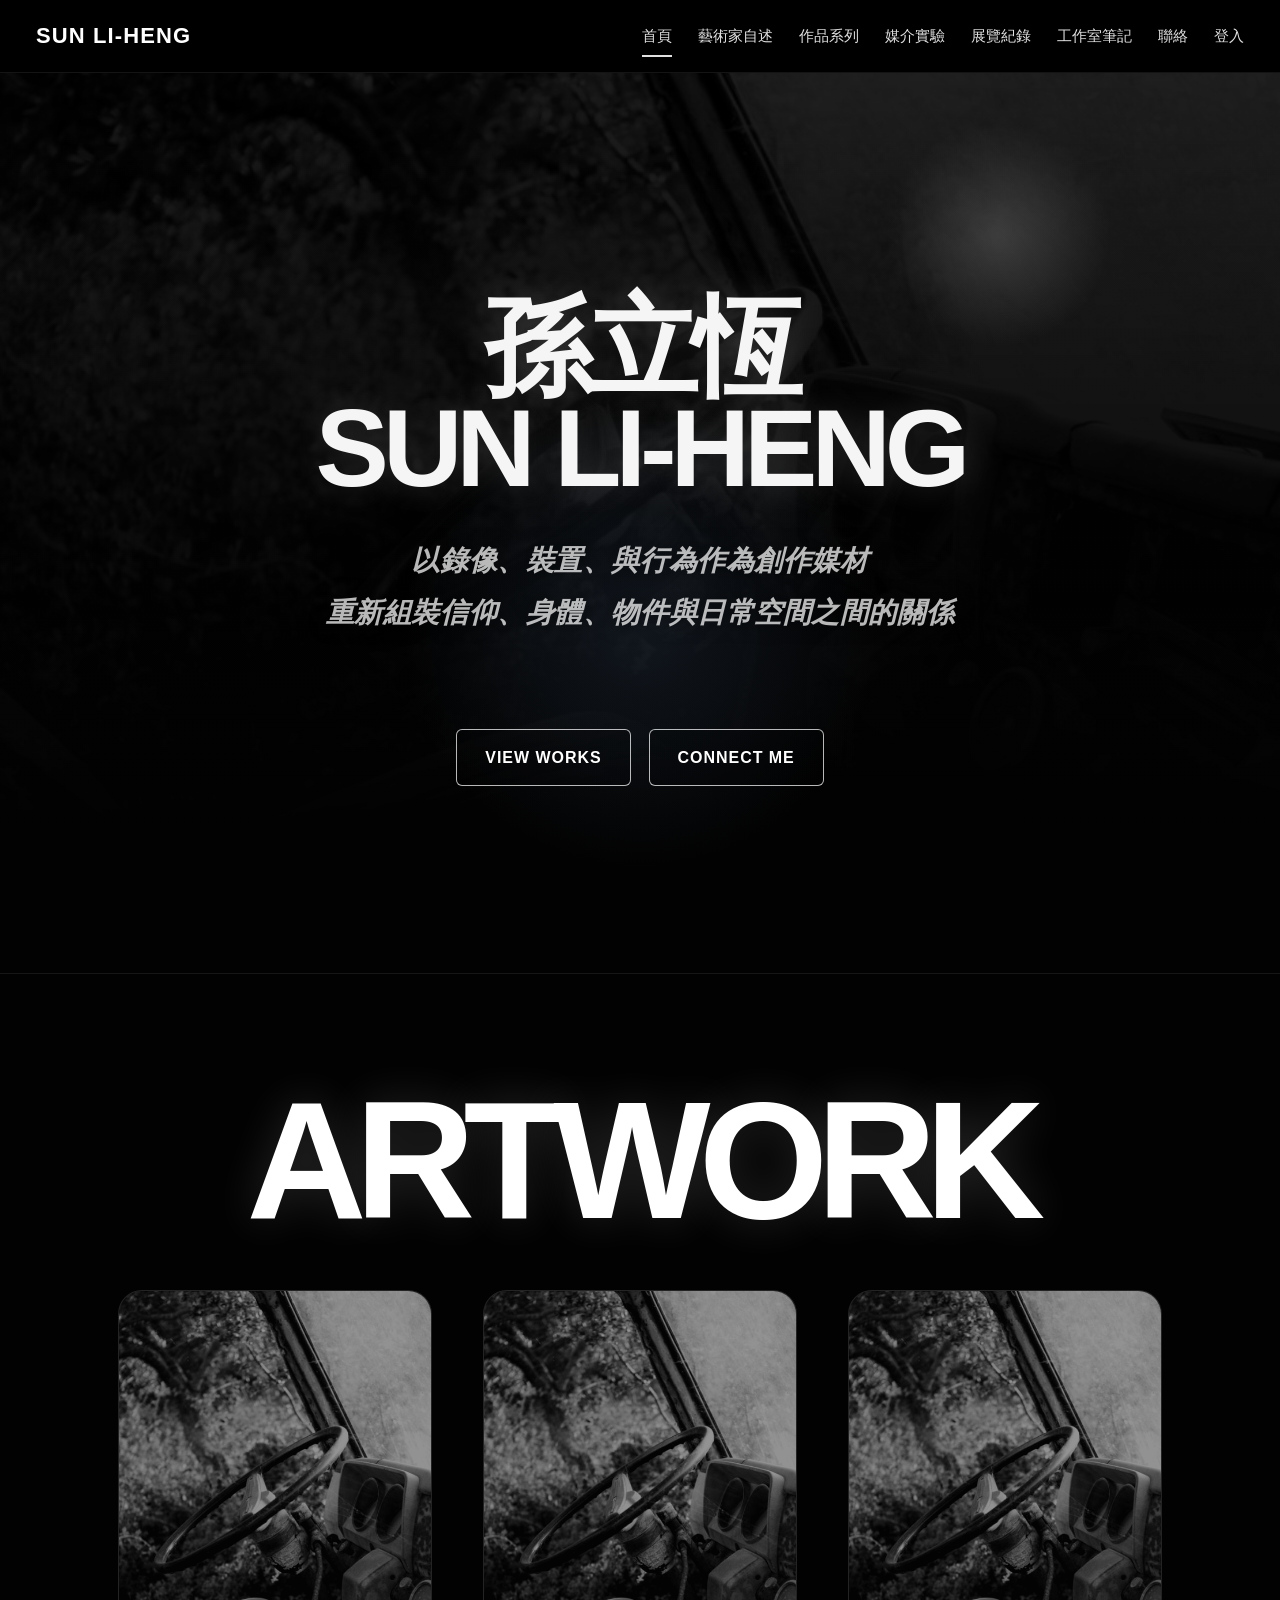
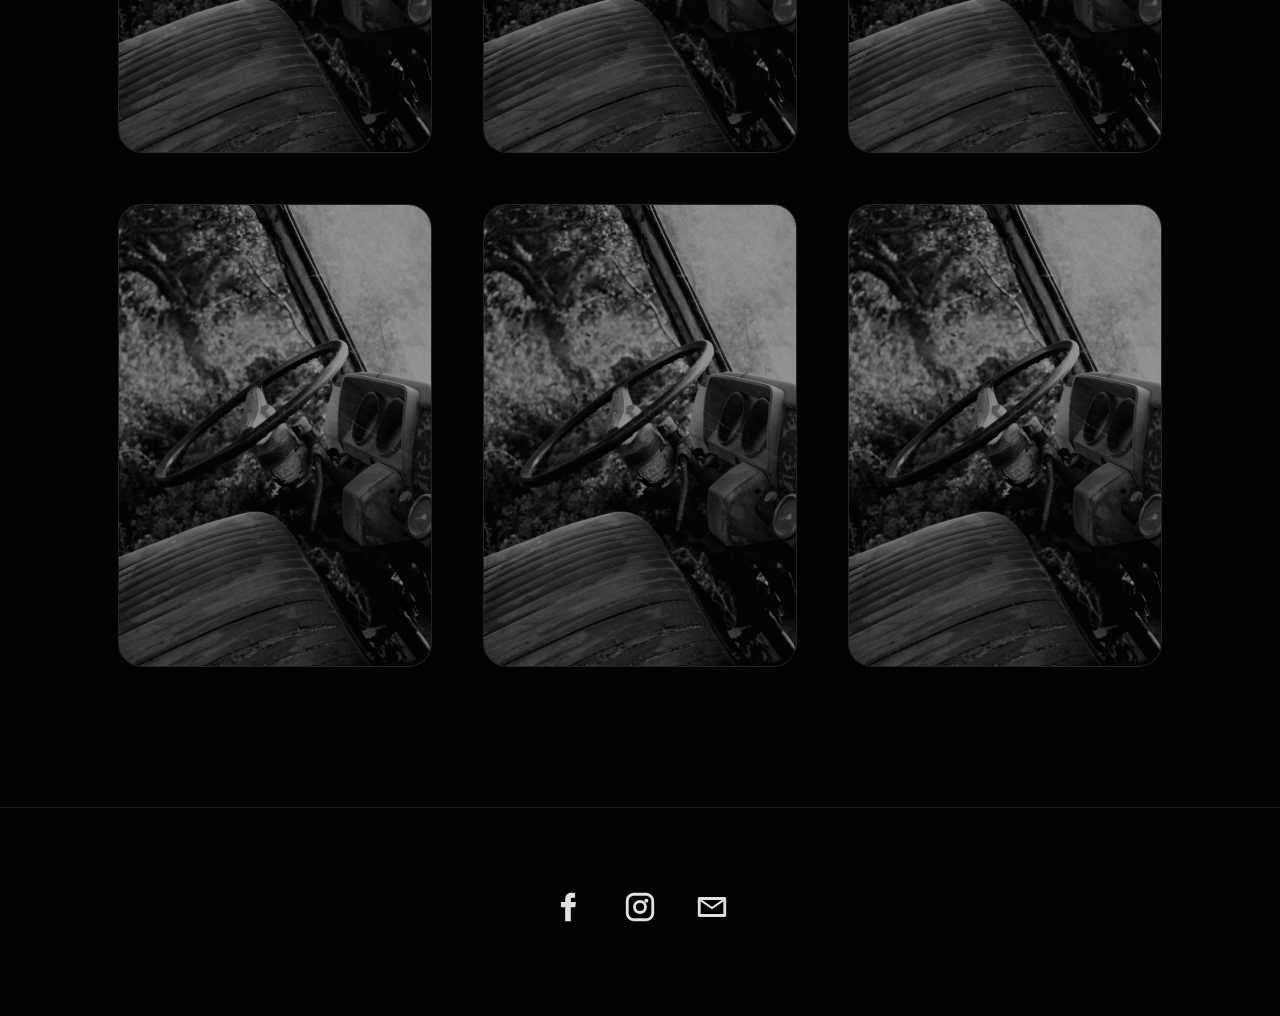
<file: index.html>
<!DOCTYPE html>
<html lang="zh-Hant">
<head>
  <meta charset="UTF-8">
  <meta name="viewport" content="width=device-width, initial-scale=1.0">
  <title>孫立恆 SUN LI-HENG | 首頁</title>
  <link rel="stylesheet" href="css/normalize.css">
  <link rel="stylesheet" href="css/style.css">
  <link rel="stylesheet" href="css/dark-home.css">
  <link rel="stylesheet" href="css/editor.css">
  <link rel="stylesheet" href="css/scroll-overlay.css">
</head>
<body class="home-dark scroll-overlay-home">
<header class="site-header">
  <div class="navbar">
    <a href="index.html" class="logo">SUN LI-HENG</a>
    <nav class="nav-links">
      <a href="index.html">首頁</a>
      <a href="about.html">藝術家自述</a>
      <a href="works.html">作品系列</a>
      <a href="experiments.html">媒介實驗</a>
      <a href="exhibitions.html">展覽紀錄</a>
      <a href="notes.html">工作室筆記</a>
      <a href="contact.html">聯絡</a>
      <a href="login.html">登入</a>
    </nav>
  </div>
</header>

<main>
  <section class="dark-hero">
    <div class="dark-hero-media">
      <img src="images/0.jpeg" alt="首頁主視覺">
    </div>

    <div class="dark-hero-content">
      <h1 class="dark-hero-title dark-fade">孫立恆<br>SUN LI-HENG</h1>

      <p class="dark-hero-subtitle dark-fade delay-1">
        以錄像、裝置、與行為作為創作媒材<br>
        重新組裝信仰、身體、物件與日常空間之間的關係
      </p>

      <div class="dark-hero-actions dark-fade delay-2">
        <a class="dark-outline-btn" href="works.html">VIEW WORKS</a>
        <a class="dark-outline-btn" href="contact.html">CONNECT ME</a>
      </div>
    </div>
  </section>

  <section class="dark-work-index" id="artwork">
    <h2 class="dark-section-label artwork-big-title">ARTWORK</h2>

    <div class="dark-work-list" id="darkWorkList">
      <a href="work-detail.html?id=0">Signal Garden</a>
      <a href="work-detail.html?id=1">Off Duty</a>
      <a href="works.html">大杯咒</a>
      <a href="works.html">未命名監視計畫</a>
      <a href="experiments.html">媒介實驗</a>
      <a href="works.html">More Works</a>
    </div>
  </section>

  <section class="dark-footer-contact">
    <h2>孫立恆 SUN LI-HENG</h2>
    <div class="dark-socials">
      
      
      
    </div>
  </section>
</main>

<script src="js/site-settings.js"></script>
<script src="js/remote-data-loader.js"></script>
<script src="js/site.js"></script>
<script src="js/clean-old-edits.js"></script>
<script src="js/page-editor.js"></script>
<script src="js/dark-home.js"></script>
<script src="js/scroll-overlay.js"></script>



<footer class="site-social-footer icon-social-footer">
  <a class="social-icon-link" data-social="facebook" href="https://www.facebook.com/sun.li.heng.512210" target="_blank" aria-label="Facebook">
    <svg viewBox="0 0 24 24" aria-hidden="true">
      <path d="M14 8.4V6.8c0-.8.2-1.3 1.4-1.3H17V2.2C16.2 2.1 15.3 2 14.3 2 11.6 2 10 3.6 10 6.5v1.9H7v3.7h3V22h4v-9.9h3.1l.5-3.7H14z"/>
    </svg>
  </a>

  <a class="social-icon-link" data-social="instagram" href="https://www.instagram.com/sun_art1003/" target="_blank" aria-label="Instagram">
    <svg viewBox="0 0 24 24" aria-hidden="true">
      <path d="M7.8 2h8.4C19.4 2 22 4.6 22 7.8v8.4c0 3.2-2.6 5.8-5.8 5.8H7.8C4.6 22 2 19.4 2 16.2V7.8C2 4.6 4.6 2 7.8 2zm0 2C5.7 4 4 5.7 4 7.8v8.4C4 18.3 5.7 20 7.8 20h8.4c2.1 0 3.8-1.7 3.8-3.8V7.8C20 5.7 18.3 4 16.2 4H7.8zm8.7 2.1a1.4 1.4 0 1 1 0 2.8 1.4 1.4 0 0 1 0-2.8zM12 7.1a4.9 4.9 0 1 1 0 9.8 4.9 4.9 0 0 1 0-9.8zm0 2a2.9 2.9 0 1 0 0 5.8 2.9 2.9 0 0 0 0-5.8z"/>
    </svg>
  </a>

  <a class="social-icon-link" data-social="email" href="mailto:sliheng987@gmail.com" aria-label="Mail">
    <svg viewBox="0 0 24 24" aria-hidden="true">
      <path d="M3 5h18c.6 0 1 .4 1 1v12c0 .6-.4 1-1 1H3c-.6 0-1-.4-1-1V6c0-.6.4-1 1-1zm17 3.2-7.4 5.1c-.4.3-.8.3-1.2 0L4 8.2V17h16V8.2zM5.1 7l6.9 4.8L18.9 7H5.1z"/>
    </svg>
  </a>
</footer>



</body>
</html>
</file>
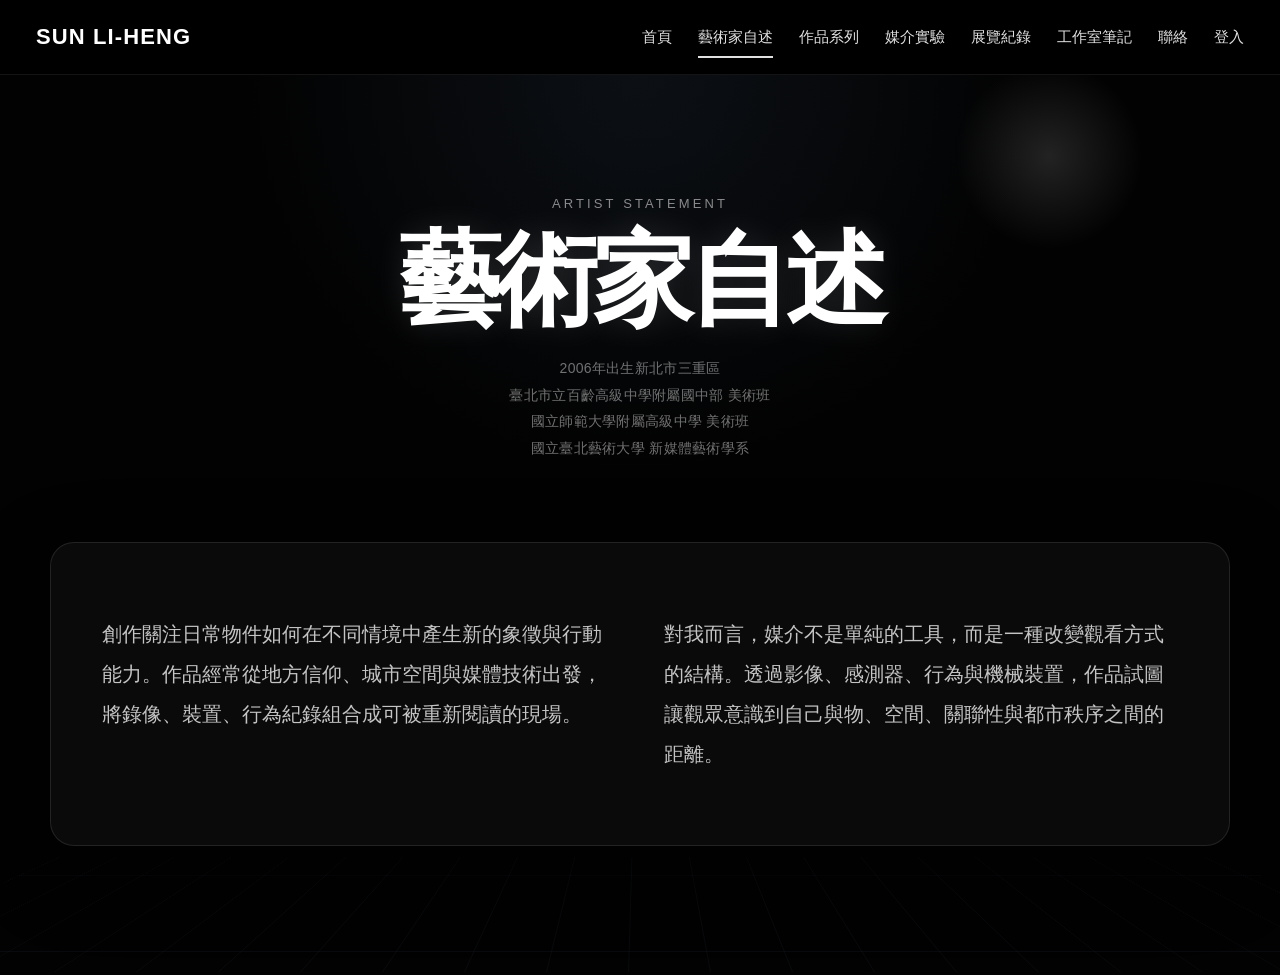
<file: about.html>
<!DOCTYPE html>
<html lang="zh-Hant">
<head>
  <meta charset="UTF-8">
  <meta name="viewport" content="width=device-width, initial-scale=1.0">
  <title>藝術家自述 | 孫立恆</title>
  <link rel="stylesheet" href="css/normalize.css">
  <link rel="stylesheet" href="css/style.css">
  <link rel="stylesheet" href="css/dark-home.css">
  <link rel="stylesheet" href="css/dark-all-pages.css">
  <link rel="stylesheet" href="css/editor.css">
</head>
<body class="dark-site">
<header class="site-header">
  <div class="navbar">
    <a href="index.html" class="logo">SUN LI-HENG</a>
    <nav class="nav-links">
      <a href="index.html">首頁</a>
      <a href="about.html">藝術家自述</a>
      <a href="works.html">作品系列</a>
      <a href="experiments.html">媒介實驗</a>
      <a href="exhibitions.html">展覽紀錄</a>
      <a href="notes.html">工作室筆記</a>
      <a href="contact.html">聯絡</a>
      <a href="login.html">登入</a>
    </nav>
  </div>
</header>
<div class="dark-page">

<main class="dark-container">
  <section class="dark-page-title dark-fade-in">
    <div class="eyebrow">Artist Statement</div>
    <h1>藝術家自述</h1>
    <p class="about-bio-small">2006年出生新北市三重區<br>臺北市立百齡高級中學附屬國中部 美術班<br>國立師範大學附屬高級中學 美術班<br>國立臺北藝術大學 新媒體藝術學系</p>
  </section>

  <section class="dark-panel dark-two-col dark-fade-in delay-1">
    <p class="dark-text">
      創作關注日常物件如何在不同情境中產生新的象徵與行動能力。作品經常從地方信仰、城市空間與媒體技術出發，將錄像、裝置、行為紀錄組合成可被重新閱讀的現場。
    </p>
    <p class="dark-text">
      對我而言，媒介不是單純的工具，而是一種改變觀看方式的結構。透過影像、感測器、行為與機械裝置，作品試圖讓觀眾意識到自己與物、空間、關聯性與都市秩序之間的距離。
    </p>
  </section>
</main>

</div>
<script src="js/site-settings.js"></script>
<script src="js/remote-data-loader.js"></script>
<script src="js/site.js"></script>
<script src="js/clean-old-edits.js"></script>
<script src="js/page-editor.js"></script>

</body>
</html>

<!-- ABOUT_LEFT:創作關注日常物件如何在不同情境中產生新的象徵與行動能力。作品經常從地方信仰、城市空間與媒體技術出發，將錄像、裝置、行為紀錄組合成可被重新閱讀的現場。 -->
<!-- ABOUT_RIGHT:對我而言，媒介不是單純的工具，而是一種改變觀看方式的結構。透過影像、感測器、行為與機械裝置，作品試圖讓觀眾意識到自己與物、空間、關聯性與都市秩序之間的距離。 -->
</file>
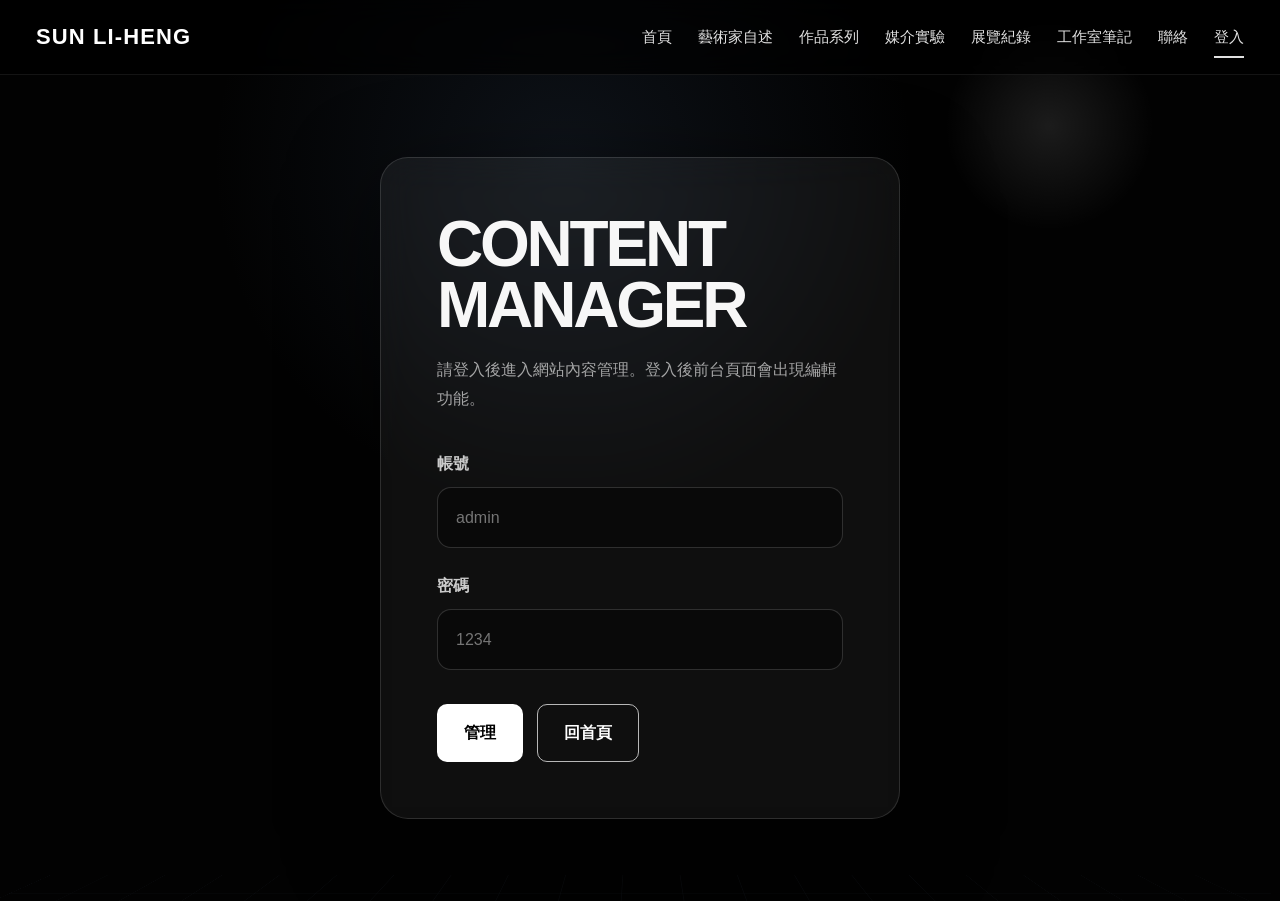
<file: admin.html>
<!DOCTYPE html>
<html lang="zh-Hant">
<head>
  <meta charset="UTF-8">
  <meta name="viewport" content="width=device-width, initial-scale=1.0">
  <title>網站內容管理 | 孫立恆</title>
  <link rel="stylesheet" href="css/normalize.css">
  <link rel="stylesheet" href="css/style.css">
  <link rel="stylesheet" href="css/dark-home.css">
  <link rel="stylesheet" href="css/cms-dark.css">
</head>
<body class="cms-dark">
<header class="site-header">
  <div class="navbar">
    <a href="index.html" class="logo">SUN LI-HENG</a>
    <nav class="nav-links">
      <a href="index.html">首頁</a>
      <a href="about.html">藝術家自述</a>
      <a href="works.html">作品系列</a>
      <a href="experiments.html">媒介實驗</a>
      <a href="exhibitions.html">展覽紀錄</a>
      <a href="notes.html">工作室筆記</a>
      <a href="contact.html">聯絡</a>
      <a href="login.html">登入</a>
    </nav>
  </div>
</header>
<main class="cms-admin-page">
  <div class="cms-admin-shell">
    <header class="cms-admin-header">
      <div>
        <h1>Website<br>CMS</h1>
        <p>管理首頁、作品、展覽、文章與權限。公開頁面登入後可直接進入編輯模式。</p>
      </div>

      <a class="cms-btn secondary" href="index.html">回到前台</a>
    </header>

    <section class="cms-admin-grid">
      <aside class="cms-sidebar">
        <h2>管理選單</h2>
        <div class="cms-menu">
          <button class="active" data-panel="homePanel">首頁管理</button>
          <button data-panel="worksPanel">作品管理</button>
          <button data-panel="exhibitionsPanel">展覽管理</button>
          <button data-panel="articlesPanel">文章管理</button>
          <button data-panel="rolesPanel">權限管理</button>
        </div>
      </aside>

      <section class="cms-panel" id="homePanel">
        <h2>首頁管理</h2>

        <div class="cms-card-grid">

          <div class="cms-card">
            <h3>網站基本資料</h3>
            <p>這裡可以修改首頁左上角名稱與底部社群連結。</p>

            <div class="cms-upload-row">
              <label>左上角 Logo 名稱</label>
              <input id="siteLogoInput" type="text" placeholder="SUN LI-HENG">

              <label>Facebook 連結</label>
              <input id="siteFacebookInput" type="text" placeholder="https://www.facebook.com/...">

              <label>Instagram 連結</label>
              <input id="siteInstagramInput" type="text" placeholder="https://www.instagram.com/...">

              <label>Email / Mail</label>
              <input id="siteEmailInput" type="email" placeholder="your@email.com">

              <button class="cms-small-btn" id="saveSiteSettingsBtn" type="button">儲存網站基本資料</button>
            </div>
          </div>

          <div class="cms-card">
            <h3>開場動畫</h3>
            <p>把 MP4 / WEBM 放到 <code>videos/intro.mp4</code>，或在這裡選擇影片，會暫存在瀏覽器。</p>

            <div class="cms-upload-row">
              <input id="introVideoUpload" type="file" accept="video/mp4,video/webm">
              <button class="cms-small-btn" id="saveIntroVideoBtn">儲存開場影片</button>
              <button class="cms-small-btn" id="clearIntroVideoBtn">清除暫存開場影片</button>
            </div>
          </div>

          <div class="cms-card">
            <h3>快速進入頁面編輯</h3>
            <p>登入後回到任一公開頁面，底部會出現「編輯」鍵。可直接放置文字、圖片、影片、按鈕。</p>
            <a class="cms-btn" href="index.html">去首頁編輯</a>
          </div>
        </div>
      </section>

      <section class="cms-panel" id="worksPanel" style="display:none">
        <h2>作品管理</h2>
        <div id="savedWorksList" class="cms-work-list"></div>
        <div style="margin-top:28px">
          <button class="cms-btn" id="newWorkBtn">新增作品</button>
        </div>
      </section>

      <section class="cms-panel" id="exhibitionsPanel" style="display:none">
        <h2>展覽管理</h2>
        <div class="cms-card">
          <h3>展覽紀錄</h3>
          <p>目前可先到展覽頁面，用前台編輯模式直接修改展覽內容與視覺版面。</p>
          <a class="cms-btn" href="exhibitions.html">去展覽頁編輯</a>
        </div>
      </section>

      <section class="cms-panel" id="articlesPanel" style="display:none">
        <h2>文章管理</h2>
        <div class="cms-card">
          <h3>工作室筆記 / 技術筆記 / 課堂日誌</h3>
          <p>目前可先到工作室筆記頁，用前台編輯模式直接修改文章卡片。</p>
          <a class="cms-btn" href="notes.html">去筆記頁編輯</a>
        </div>
      </section>

      <section class="cms-panel" id="rolesPanel" style="display:none">
        <h2>權限管理</h2>
        <table class="cms-role-table">
          <tr><th>角色</th><th>權限</th></tr>
          <tr><td>管理者</td><td>作品管理、首頁管理、頁面可視覺編輯、權限管理</td></tr>
          <tr><td>編輯者</td><td>編輯作品與展覽內容</td></tr>
          <tr><td>作者</td><td>撰寫工作室筆記與草稿</td></tr>
          <tr><td>訪客</td><td>瀏覽公開頁面</td></tr>
        </table>
      </section>
    </section>

    <div class="cms-bottom-logout">
      <button class="cms-btn secondary" type="button" onclick="logoutSite()">登出管理模式</button>
    </div>
  </div>

<section class="admin-panel github-sync-panel" id="githubSyncPanel">
  <h2>GitHub 同步</h2>
  <p class="admin-help">把目前在瀏覽器編輯的作品、網站設定與版面資料，同步到 GitHub 的 <code>data/site-data.json</code>。</p>

  <label>Repository（格式：帳號/倉庫）</label>
  <input id="ghRepo" type="text" placeholder="例如：userheng1003/TEST">

  <label>Branch</label>
  <input id="ghBranch" type="text" value="main">

  <label>GitHub Fine-grained Token</label>
  <input id="ghToken" type="password" placeholder="只需要 Contents: Read and write">

  <div class="admin-actions">
    <button id="ghSaveConfig" type="button">儲存同步設定</button>
    <button id="ghPull" type="button">從 GitHub 載入</button>
    <button id="ghPush" type="button">推送到 GitHub</button>
    <button id="ghExport" type="button">匯出 site-data.json</button>
  </div>

  <p id="ghStatus" class="admin-help"></p>

  <details class="admin-help">
    <summary>Token 怎麼設定？</summary>
    <p>GitHub → Settings → Developer settings → Fine-grained tokens → Generate new token。</p>
    <p>Repository access 選你的網站 repo，Permissions 只開 <b>Contents: Read and write</b>。</p>
    <p>Token 不會寫進網站檔案，只會存在你這台電腦的瀏覽器 localStorage。</p>
  </details>
</section>

</main>

<script src="js/site-settings.js"></script>
<script src="js/remote-data-loader.js"></script>
<script src="js/site.js"></script>
<script src="js/logout.js"></script>
<script src="js/admin.js"></script>
<script src="js/github-sync.js"></script>
</body>
</html>
</file>
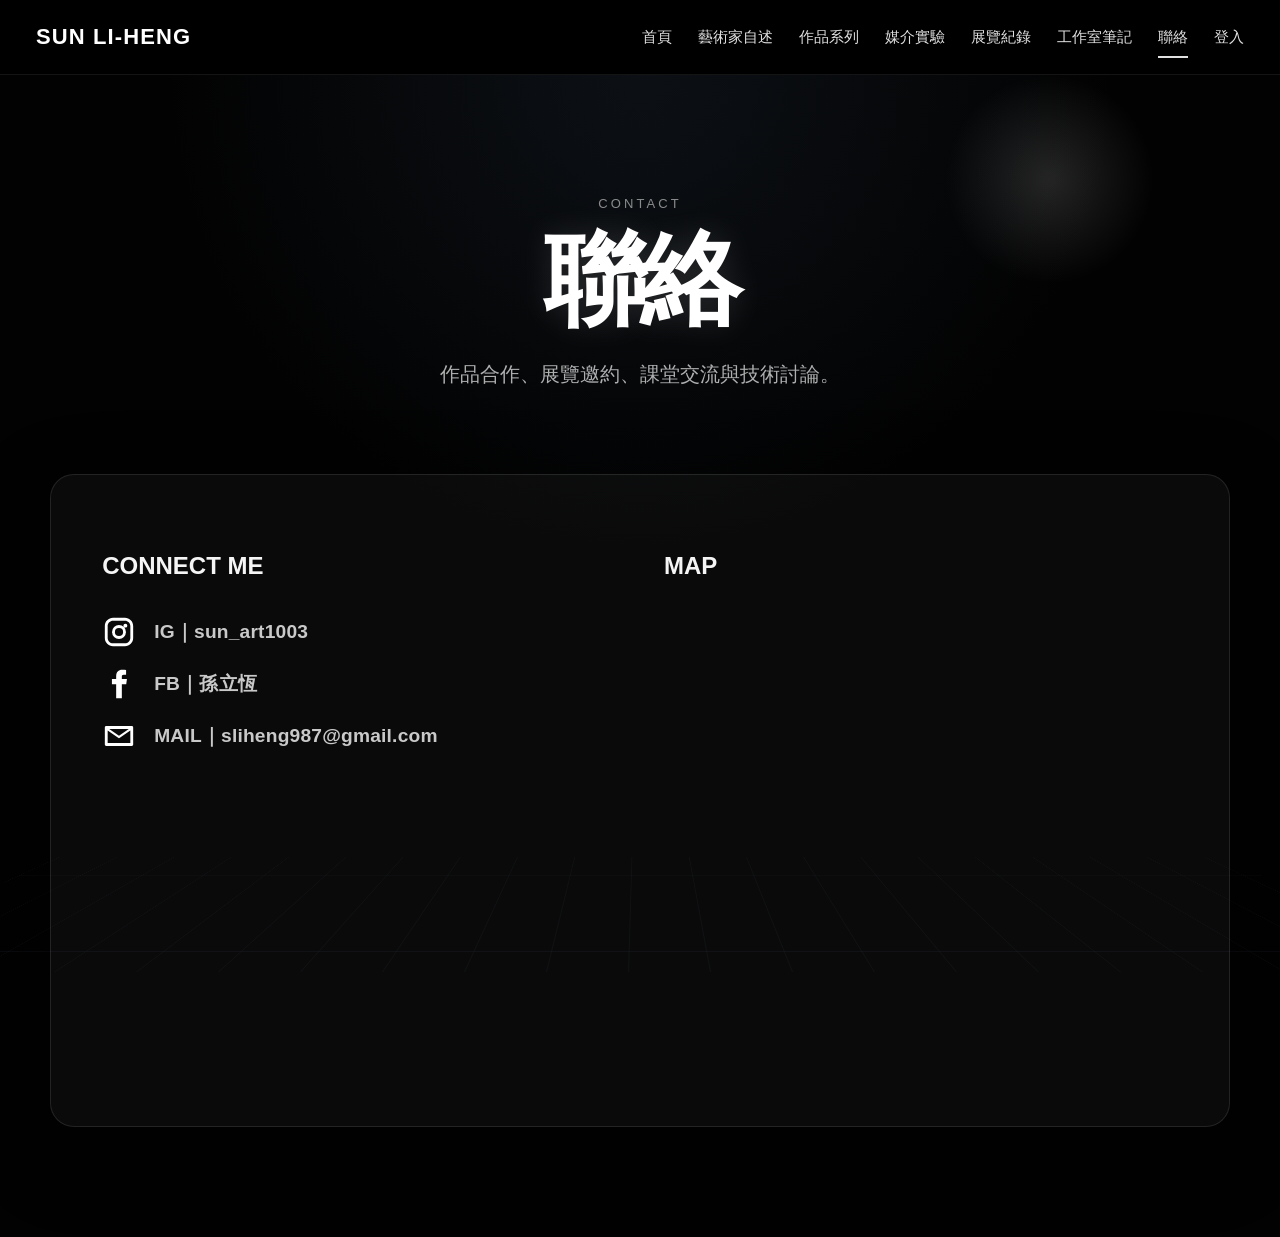
<file: contact.html>
<!DOCTYPE html>
<html lang="zh-Hant">
<head>
  <meta charset="UTF-8">
  <meta name="viewport" content="width=device-width, initial-scale=1.0">
  <title>聯絡 | 孫立恆</title>
  <link rel="stylesheet" href="css/normalize.css">
  <link rel="stylesheet" href="css/style.css">
  <link rel="stylesheet" href="css/dark-home.css">
  <link rel="stylesheet" href="css/dark-all-pages.css">
  <link rel="stylesheet" href="css/editor.css">
</head>
<body class="dark-site">
<header class="site-header">
  <div class="navbar">
    <a href="index.html" class="logo">SUN LI-HENG</a>
    <nav class="nav-links">
      <a href="index.html">首頁</a>
      <a href="about.html">藝術家自述</a>
      <a href="works.html">作品系列</a>
      <a href="experiments.html">媒介實驗</a>
      <a href="exhibitions.html">展覽紀錄</a>
      <a href="notes.html">工作室筆記</a>
      <a href="contact.html">聯絡</a>
      <a href="login.html">登入</a>
    </nav>
  </div>
</header>
<div class="dark-page">

<main class="dark-container">
  <section class="dark-page-title dark-fade-in">
    <div class="eyebrow">Contact</div>
    <h1>聯絡</h1>
    <p>作品合作、展覽邀約、課堂交流與技術討論。</p>
  </section>

  <section class="dark-panel dark-two-col dark-fade-in delay-1">
    <div>
      <h2>CONNECT ME</h2>

<div class="contact-social-list">
  <a class="contact-social-row" href="https://www.instagram.com/sun_art1003/" target="_blank" aria-label="Instagram">
    <span class="contact-social-icon">
      <svg viewBox="0 0 24 24" aria-hidden="true"><path d="M7.8 2h8.4C19.4 2 22 4.6 22 7.8v8.4c0 3.2-2.6 5.8-5.8 5.8H7.8C4.6 22 2 19.4 2 16.2V7.8C2 4.6 4.6 2 7.8 2zm0 2C5.7 4 4 5.7 4 7.8v8.4C4 18.3 5.7 20 7.8 20h8.4c2.1 0 3.8-1.7 3.8-3.8V7.8C20 5.7 18.3 4 16.2 4H7.8zm8.7 2.1a1.4 1.4 0 1 1 0 2.8 1.4 1.4 0 0 1 0-2.8zM12 7.1a4.9 4.9 0 1 1 0 9.8 4.9 4.9 0 0 1 0-9.8zm0 2a2.9 2.9 0 1 0 0 5.8 2.9 2.9 0 0 0 0-5.8z"/></svg>
    </span>
    <span>IG｜sun_art1003</span>
  </a>

  <a class="contact-social-row" href="https://www.facebook.com/sun.li.heng.512210" target="_blank" aria-label="Facebook">
    <span class="contact-social-icon">
      <svg viewBox="0 0 24 24" aria-hidden="true"><path d="M14 8.4V6.8c0-.8.2-1.3 1.4-1.3H17V2.2C16.2 2.1 15.3 2 14.3 2 11.6 2 10 3.6 10 6.5v1.9H7v3.7h3V22h4v-9.9h3.1l.5-3.7H14z"/></svg>
    </span>
    <span>FB｜孫立恆</span>
  </a>

  <a class="contact-social-row" href="mailto:sliheng987@gmail.com" aria-label="Mail">
    <span class="contact-social-icon">
      <svg viewBox="0 0 24 24" aria-hidden="true"><path d="M3 5h18c.6 0 1 .4 1 1v12c0 .6-.4 1-1 1H3c-.6 0-1-.4-1-1V6c0-.6.4-1 1-1zm17 3.2-7.4 5.1c-.4.3-.8.3-1.2 0L4 8.2V17h16V8.2zM5.1 7l6.9 4.8L18.9 7H5.1z"/></svg>
    </span>
    <span>MAIL｜sliheng987@gmail.com</span>
  </a>
</div>

      <p class="dark-text">
        <br>
        <br>
        
      </p>
    </div>

    <div>
      <h2>MAP</h2>
      <iframe
        class="dark-map"
        src="https://www.google.com/maps?q=Taipei%20National%20University%20of%20the%20Arts&output=embed"
        loading="lazy"
        referrerpolicy="no-referrer-when-downgrade">
      </iframe>
    </div>
  </section>
</main>

</div>
<script src="js/site-settings.js"></script>
<script src="js/remote-data-loader.js"></script>
<script src="js/site.js"></script>
<script src="js/clean-old-edits.js"></script>
<script src="js/page-editor.js"></script>

</body>
</html>
</file>
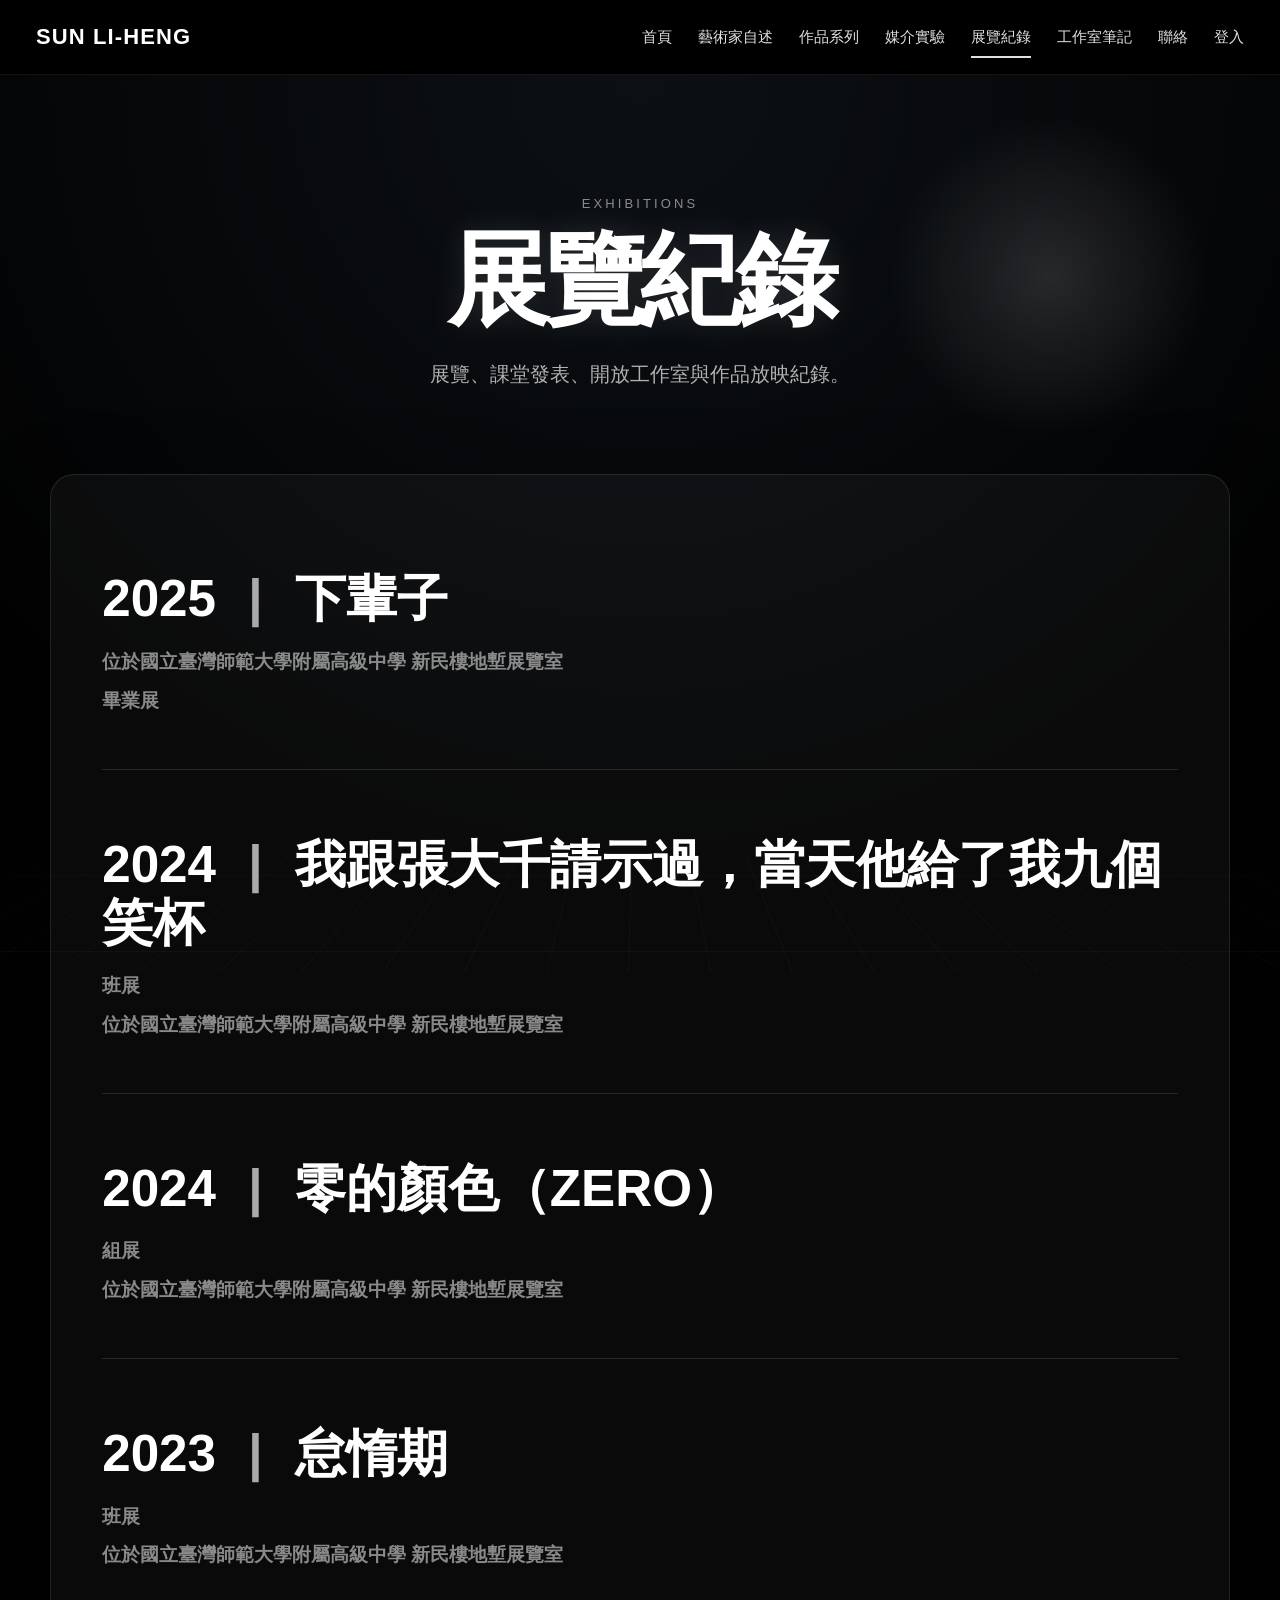
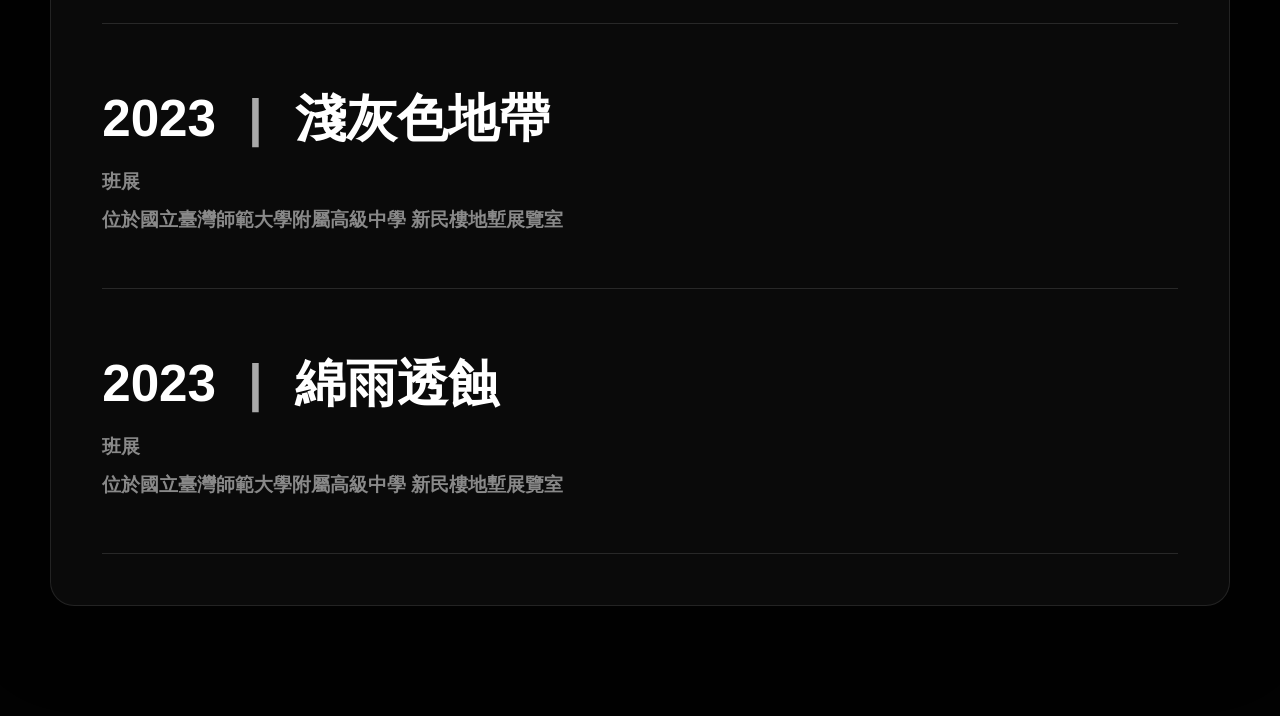
<file: exhibitions.html>
<!DOCTYPE html>
<html lang="zh-Hant">
<head>
  <meta charset="UTF-8">
  <meta name="viewport" content="width=device-width, initial-scale=1.0">
  <title>展覽紀錄 | 孫立恆</title>
  <link rel="stylesheet" href="css/normalize.css">
  <link rel="stylesheet" href="css/style.css">
  <link rel="stylesheet" href="css/dark-home.css">
  <link rel="stylesheet" href="css/dark-all-pages.css">
  <link rel="stylesheet" href="css/editor.css">
</head>
<body class="dark-site">
<header class="site-header">
  <div class="navbar">
    <a href="index.html" class="logo">SUN LI-HENG</a>
    <nav class="nav-links">
      <a href="index.html">首頁</a>
      <a href="about.html">藝術家自述</a>
      <a href="works.html">作品系列</a>
      <a href="experiments.html">媒介實驗</a>
      <a href="exhibitions.html">展覽紀錄</a>
      <a href="notes.html">工作室筆記</a>
      <a href="contact.html">聯絡</a>
      <a href="login.html">登入</a>
    </nav>
  </div>
</header>
<div class="dark-page">

<main class="dark-container">
  <section class="dark-page-title dark-fade-in">
    <div class="eyebrow">Exhibitions</div>
    <h1>展覽紀錄</h1>
    <p>展覽、課堂發表、開放工作室與作品放映紀錄。</p>
  </section>

  <section class="dark-panel dark-list dark-fade-in delay-1">
        <div class="exhibition-item">
          <h3>2025 <span>|</span> 下輩子</h3>
          <p class="exhibition-venue">位於國立臺灣師範大學附屬高級中學 新民樓地塹展覽室</p>
          <p class="exhibition-type">畢業展</p>
        </div>
        <div class="exhibition-item">
          <h3>2024 <span>|</span> 我跟張大千請示過，當天他給了我九個笑杯</h3>
          <p class="exhibition-type">班展</p>
          <p class="exhibition-venue">位於國立臺灣師範大學附屬高級中學 新民樓地塹展覽室</p>
        </div>
        <div class="exhibition-item">
          <h3>2024 <span>|</span> 零的顏色（ZERO）</h3>
          <p class="exhibition-type">組展</p>
          <p class="exhibition-venue">位於國立臺灣師範大學附屬高級中學 新民樓地塹展覽室</p>
        </div>
        <div class="exhibition-item">
          <h3>2023 <span>|</span> 怠惰期</h3>
          <p class="exhibition-type">班展</p>
          <p class="exhibition-venue">位於國立臺灣師範大學附屬高級中學 新民樓地塹展覽室</p>
        </div>
        <div class="exhibition-item">
          <h3>2023 <span>|</span> 淺灰色地帶</h3>
          <p class="exhibition-type">班展</p>
          <p class="exhibition-venue">位於國立臺灣師範大學附屬高級中學 新民樓地塹展覽室</p>
        </div>
        <div class="exhibition-item">
          <h3>2023 <span>|</span> 綿雨透蝕</h3>
          <p class="exhibition-type">班展</p>
          <p class="exhibition-venue">位於國立臺灣師範大學附屬高級中學 新民樓地塹展覽室</p>
        </div>
      </section>
</main>

</div>
<script src="js/site-settings.js"></script>
<script src="js/remote-data-loader.js"></script>
<script src="js/site.js"></script>
<script src="js/clean-old-edits.js"></script>
<script src="js/page-editor.js"></script>

</body>
</html>
</file>
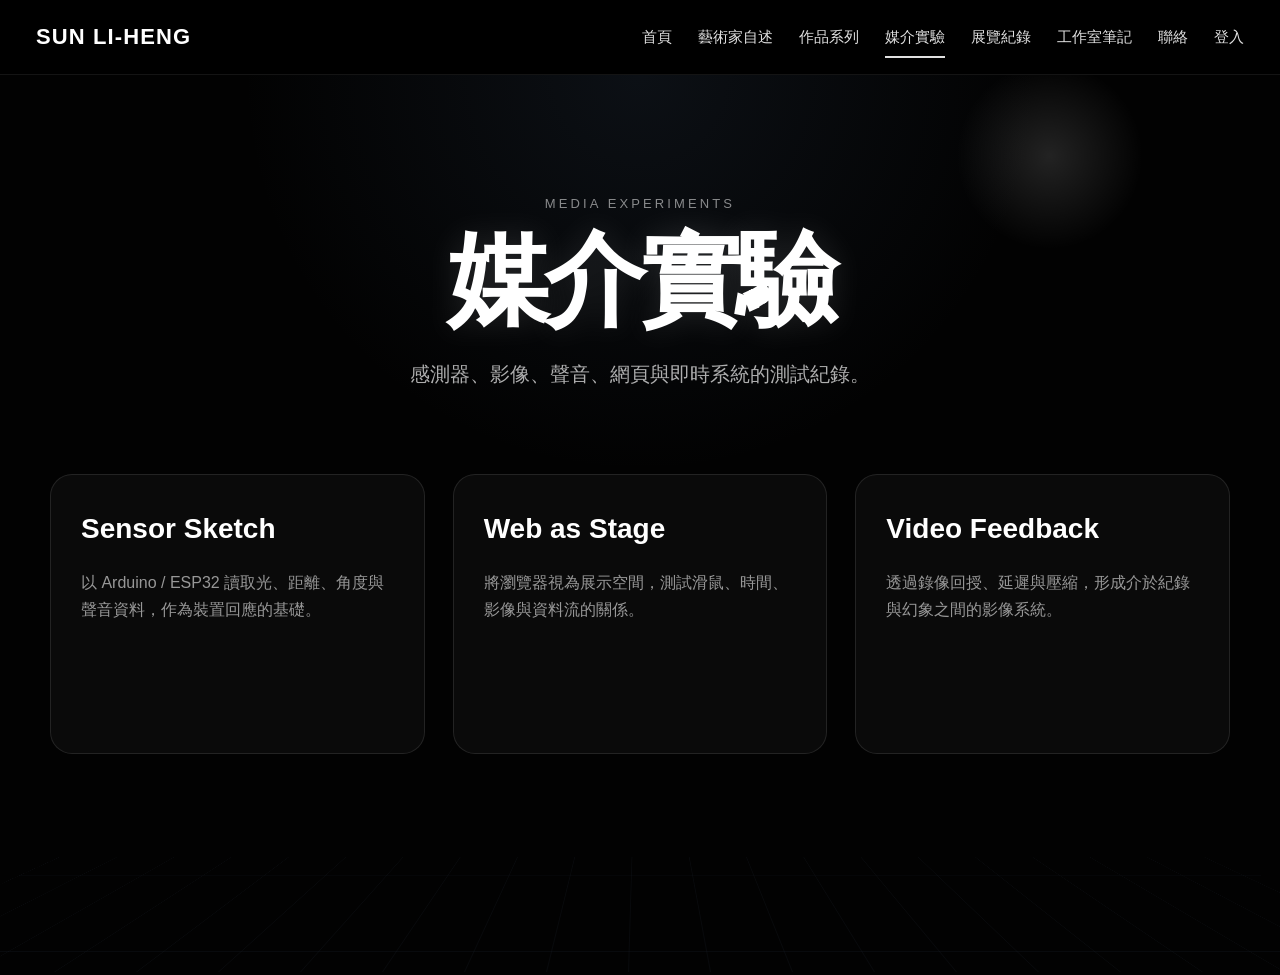
<file: experiments.html>
<!DOCTYPE html>
<html lang="zh-Hant">
<head>
  <meta charset="UTF-8">
  <meta name="viewport" content="width=device-width, initial-scale=1.0">
  <title>媒介實驗 | 孫立恆</title>
  <link rel="stylesheet" href="css/normalize.css">
  <link rel="stylesheet" href="css/style.css">
  <link rel="stylesheet" href="css/dark-home.css">
  <link rel="stylesheet" href="css/dark-all-pages.css">
  <link rel="stylesheet" href="css/editor.css">
</head>
<body class="dark-site">
<header class="site-header">
  <div class="navbar">
    <a href="index.html" class="logo">SUN LI-HENG</a>
    <nav class="nav-links">
      <a href="index.html">首頁</a>
      <a href="about.html">藝術家自述</a>
      <a href="works.html">作品系列</a>
      <a href="experiments.html">媒介實驗</a>
      <a href="exhibitions.html">展覽紀錄</a>
      <a href="notes.html">工作室筆記</a>
      <a href="contact.html">聯絡</a>
      <a href="login.html">登入</a>
    </nav>
  </div>
</header>
<div class="dark-page">

<main class="dark-container">
  <section class="dark-page-title dark-fade-in">
    <div class="eyebrow">Media Experiments</div>
    <h1>媒介實驗</h1>
    <p>感測器、影像、聲音、網頁與即時系統的測試紀錄。</p>
  </section>

  <section class="dark-note-grid">
    <article class="dark-note-card dark-fade-in delay-1">
      <h3>Sensor Sketch</h3>
      <p>以 Arduino / ESP32 讀取光、距離、角度與聲音資料，作為裝置回應的基礎。</p>
    </article>
    <article class="dark-note-card dark-fade-in delay-2">
      <h3>Web as Stage</h3>
      <p>將瀏覽器視為展示空間，測試滑鼠、時間、影像與資料流的關係。</p>
    </article>
    <article class="dark-note-card dark-fade-in delay-3">
      <h3>Video Feedback</h3>
      <p>透過錄像回授、延遲與壓縮，形成介於紀錄與幻象之間的影像系統。</p>
    </article>
  </section>
</main>

</div>
<script src="js/site-settings.js"></script>
<script src="js/remote-data-loader.js"></script>
<script src="js/site.js"></script>
<script src="js/clean-old-edits.js"></script>
<script src="js/page-editor.js"></script>

</body>
</html>
</file>
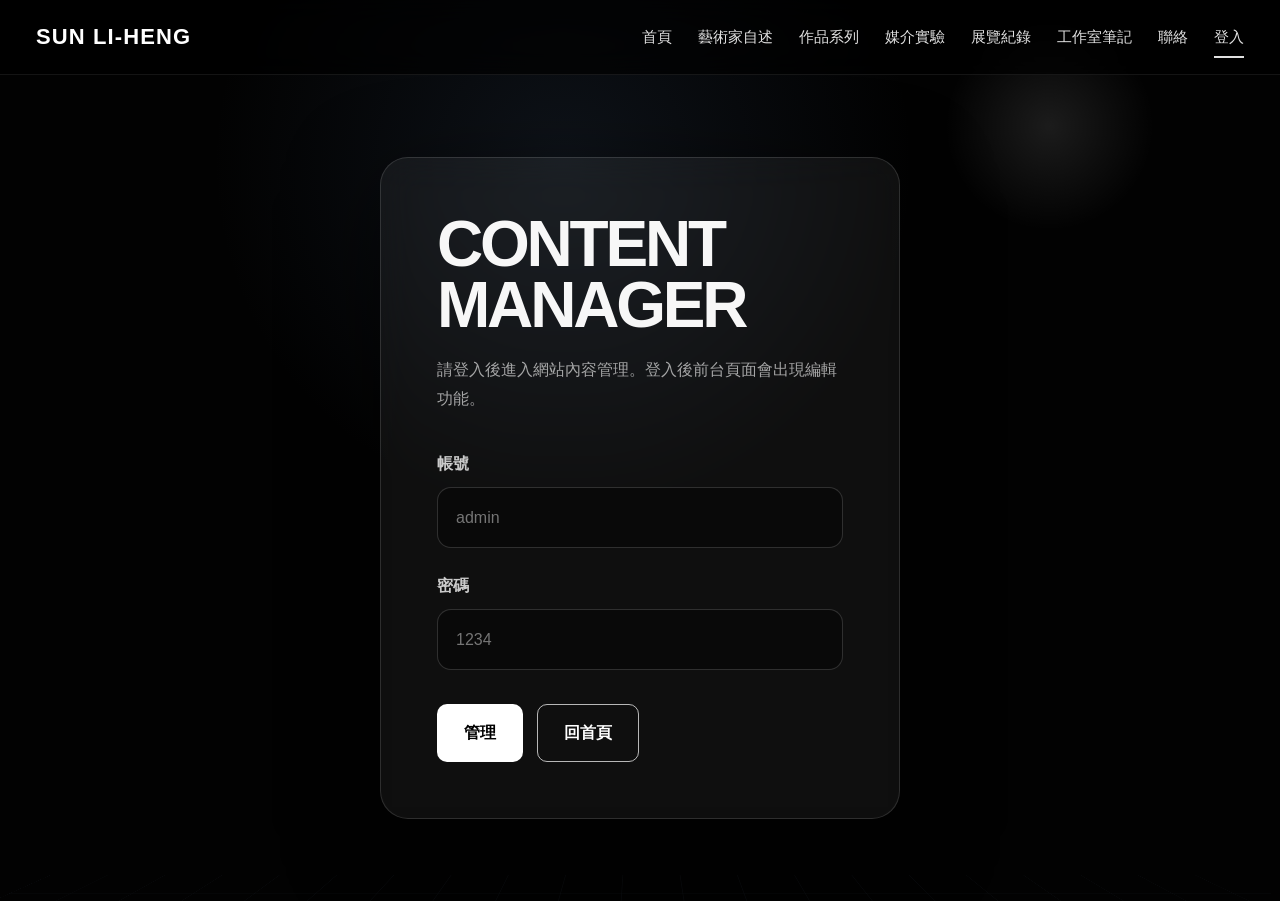
<file: layout-editor.html>
<!DOCTYPE html>
<html lang="zh-Hant">
<head>
<meta charset="UTF-8">
<meta name="viewport" content="width=device-width, initial-scale=1.0">
<title>作品頁面視覺編輯器</title>
<link rel="stylesheet" href="css/normalize.css">
<link rel="stylesheet" href="css/style.css">
<link rel="stylesheet" href="css/admin.css">
<script src="https://daybrush.com/moveable/release/latest/dist/moveable.min.js"></script>
</head>
<body>
<div class="visual-toolbar">
  <button id="addText">新增文字</button>
  <button id="addImage">新增圖片</button>
  <label>顏色 <input type="color" id="colorPicker" value="#111111"></label>
  <label>字級 <input type="number" id="fontSizeInput" value="42" min="8" max="240"></label>
  <button id="saveBtn">儲存作品頁</button>
  <button onclick="location.href='admin.html'">回後台</button>
  <span id="angleDisplay" class="angle-display">0°</span>
</div>
<div style="max-width:1100px;margin:30px auto;display:grid;grid-template-columns:1fr 1fr;gap:16px">
  <input id="titleInput" placeholder="作品標題">
  <input id="metaInput" placeholder="年份，例如 2026">
  <input id="mediumInput" placeholder="媒材">
  <input id="categoryInput" placeholder="分類，例如 錄像 / 裝置">
</div>
<div class="visual-canvas" id="canvas"></div>
<script src="js/site-settings.js"></script>
<script src="js/remote-data-loader.js"></script>
<script src="js/site.js"></script>
<script src="js/visual-editor.js"></script>
</body>
</html>
</file>
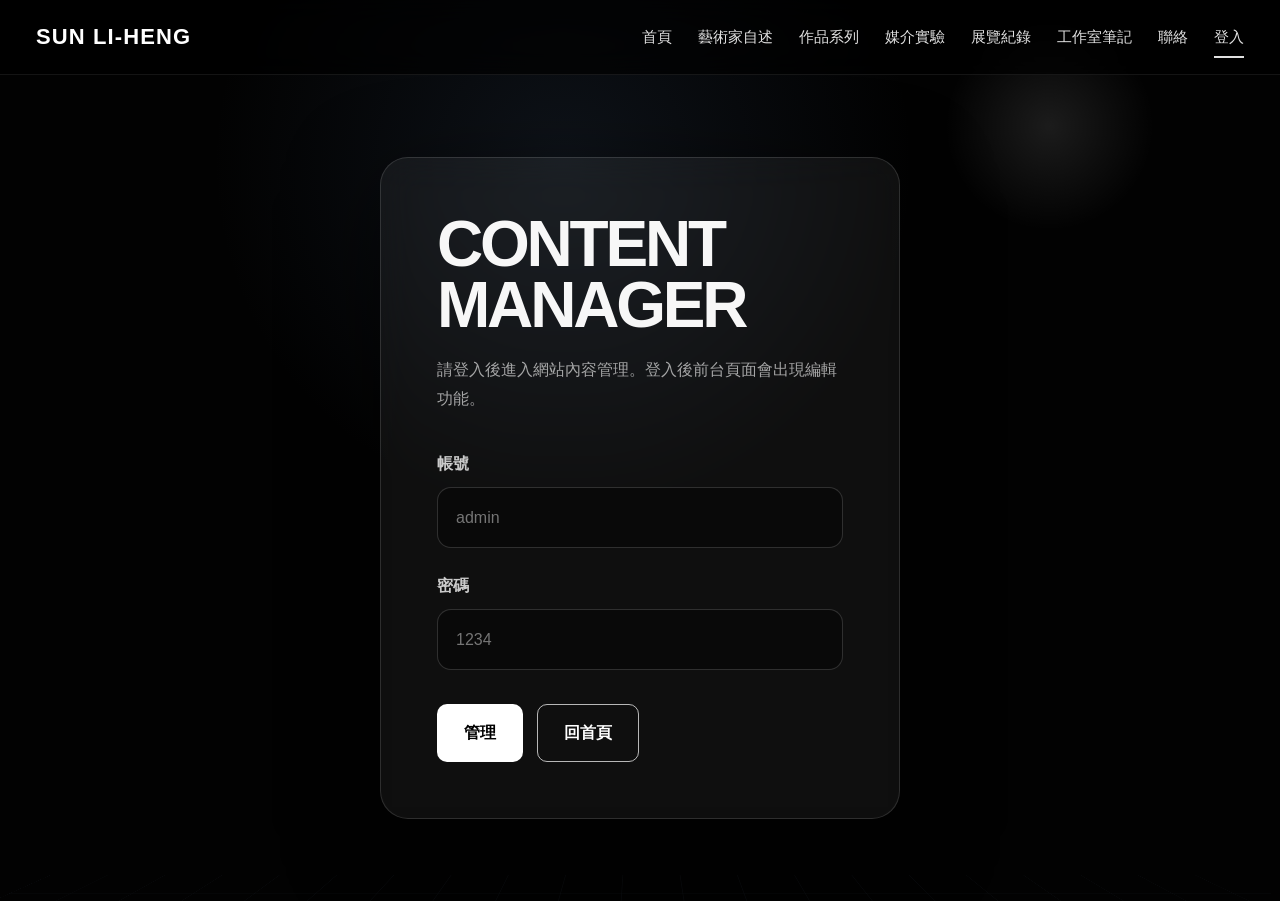
<file: login.html>
<!DOCTYPE html>
<html lang="zh-Hant">
<head>
  <meta charset="UTF-8">
  <meta name="viewport" content="width=device-width, initial-scale=1.0">
  <title>管理登入 | 孫立恆</title>
  <link rel="stylesheet" href="css/normalize.css">
  <link rel="stylesheet" href="css/style.css">
  <link rel="stylesheet" href="css/dark-home.css">
  <link rel="stylesheet" href="css/cms-dark.css">
</head>
<body class="cms-dark">
<header class="site-header">
  <div class="navbar">
    <a href="index.html" class="logo">SUN LI-HENG</a>
    <nav class="nav-links">
      <a href="index.html">首頁</a>
      <a href="about.html">藝術家自述</a>
      <a href="works.html">作品系列</a>
      <a href="experiments.html">媒介實驗</a>
      <a href="exhibitions.html">展覽紀錄</a>
      <a href="notes.html">工作室筆記</a>
      <a href="contact.html">聯絡</a>
      <a href="login.html">登入</a>
    </nav>
  </div>
</header>
<main class="cms-login-page">
  <section class="cms-login-card">
    <h1>Content<br>Manager</h1>
    <p class="cms-subtitle">請登入後進入網站內容管理。登入後前台頁面會出現編輯功能。</p>

    <form id="loginForm">
      <div class="cms-form-row">
        <label for="username">帳號</label>
        <input id="username" type="text" placeholder="admin" autocomplete="username" required>
      </div>

      <div class="cms-form-row">
        <label for="password">密碼</label>
        <input id="password" type="password" placeholder="1234" autocomplete="current-password" required>
      </div>

      <div class="cms-actions">
        <button class="cms-btn" type="submit">管理</button>
        <a class="cms-btn secondary" href="index.html">回首頁</a>
      </div>
    </form>
  </section>
</main>

<script src="js/site-settings.js"></script>
<script src="js/remote-data-loader.js"></script>
<script src="js/site.js"></script>
<script src="js/login.js"></script>
</body>
</html>
</file>
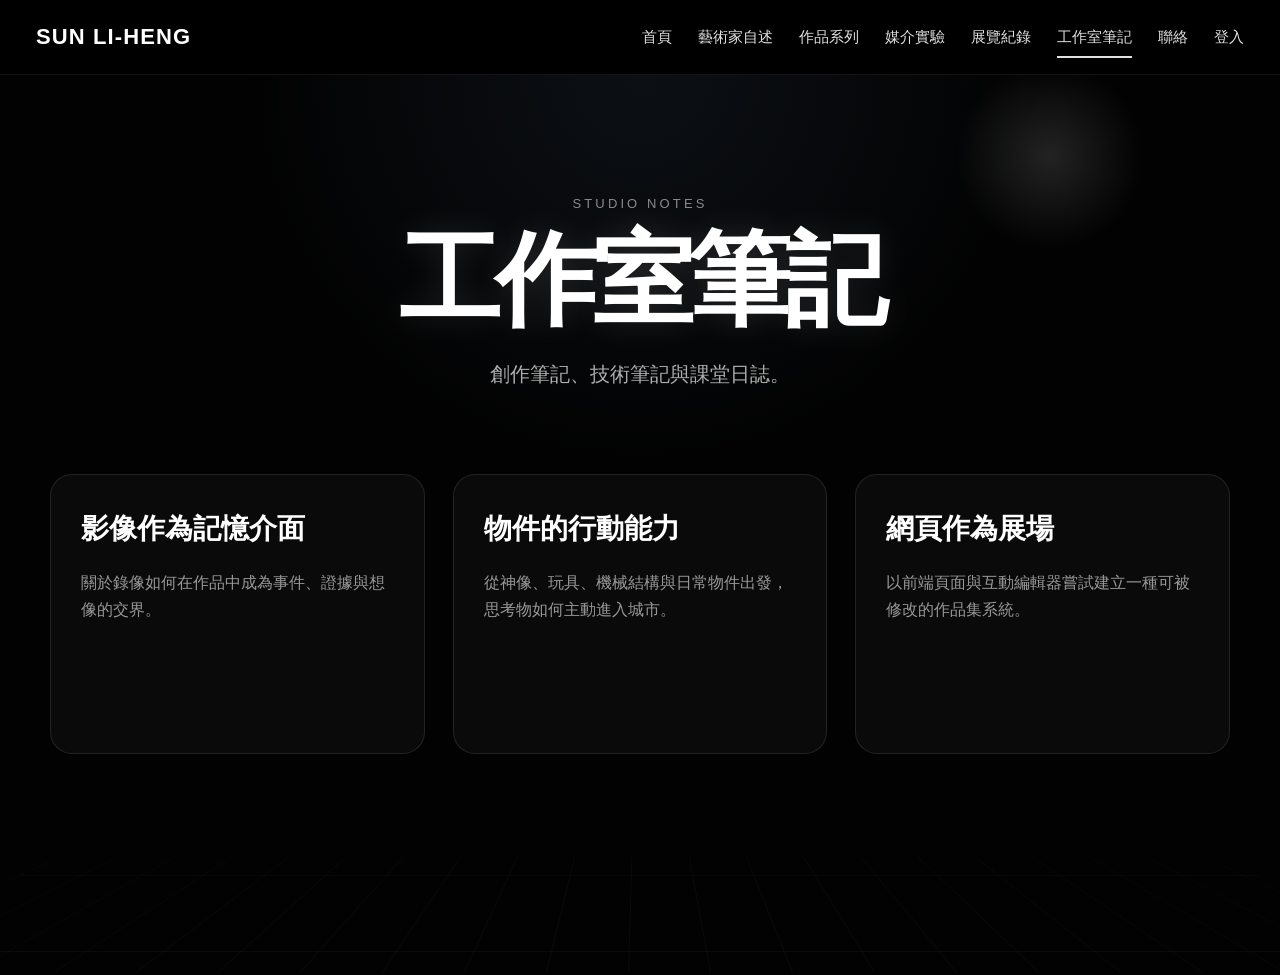
<file: notes.html>
<!DOCTYPE html>
<html lang="zh-Hant">
<head>
  <meta charset="UTF-8">
  <meta name="viewport" content="width=device-width, initial-scale=1.0">
  <title>工作室筆記 | 孫立恆</title>
  <link rel="stylesheet" href="css/normalize.css">
  <link rel="stylesheet" href="css/style.css">
  <link rel="stylesheet" href="css/dark-home.css">
  <link rel="stylesheet" href="css/dark-all-pages.css">
  <link rel="stylesheet" href="css/editor.css">
</head>
<body class="dark-site">
<header class="site-header">
  <div class="navbar">
    <a href="index.html" class="logo">SUN LI-HENG</a>
    <nav class="nav-links">
      <a href="index.html">首頁</a>
      <a href="about.html">藝術家自述</a>
      <a href="works.html">作品系列</a>
      <a href="experiments.html">媒介實驗</a>
      <a href="exhibitions.html">展覽紀錄</a>
      <a href="notes.html">工作室筆記</a>
      <a href="contact.html">聯絡</a>
      <a href="login.html">登入</a>
    </nav>
  </div>
</header>
<div class="dark-page">

<main class="dark-container">
  <section class="dark-page-title dark-fade-in">
    <div class="eyebrow">Studio Notes</div>
    <h1>工作室筆記</h1>
    <p>創作筆記、技術筆記與課堂日誌。</p>
  </section>

  <section class="dark-note-grid">
    <article class="dark-note-card dark-fade-in delay-1">
      <h3>影像作為記憶介面</h3>
      <p>關於錄像如何在作品中成為事件、證據與想像的交界。</p>
    </article>
    <article class="dark-note-card dark-fade-in delay-2">
      <h3>物件的行動能力</h3>
      <p>從神像、玩具、機械結構與日常物件出發，思考物如何主動進入城市。</p>
    </article>
    <article class="dark-note-card dark-fade-in delay-3">
      <h3>網頁作為展場</h3>
      <p>以前端頁面與互動編輯器嘗試建立一種可被修改的作品集系統。</p>
    </article>
  </section>
</main>

</div>
<script src="js/site-settings.js"></script>
<script src="js/remote-data-loader.js"></script>
<script src="js/site.js"></script>
<script src="js/clean-old-edits.js"></script>
<script src="js/page-editor.js"></script>

</body>
</html>
</file>
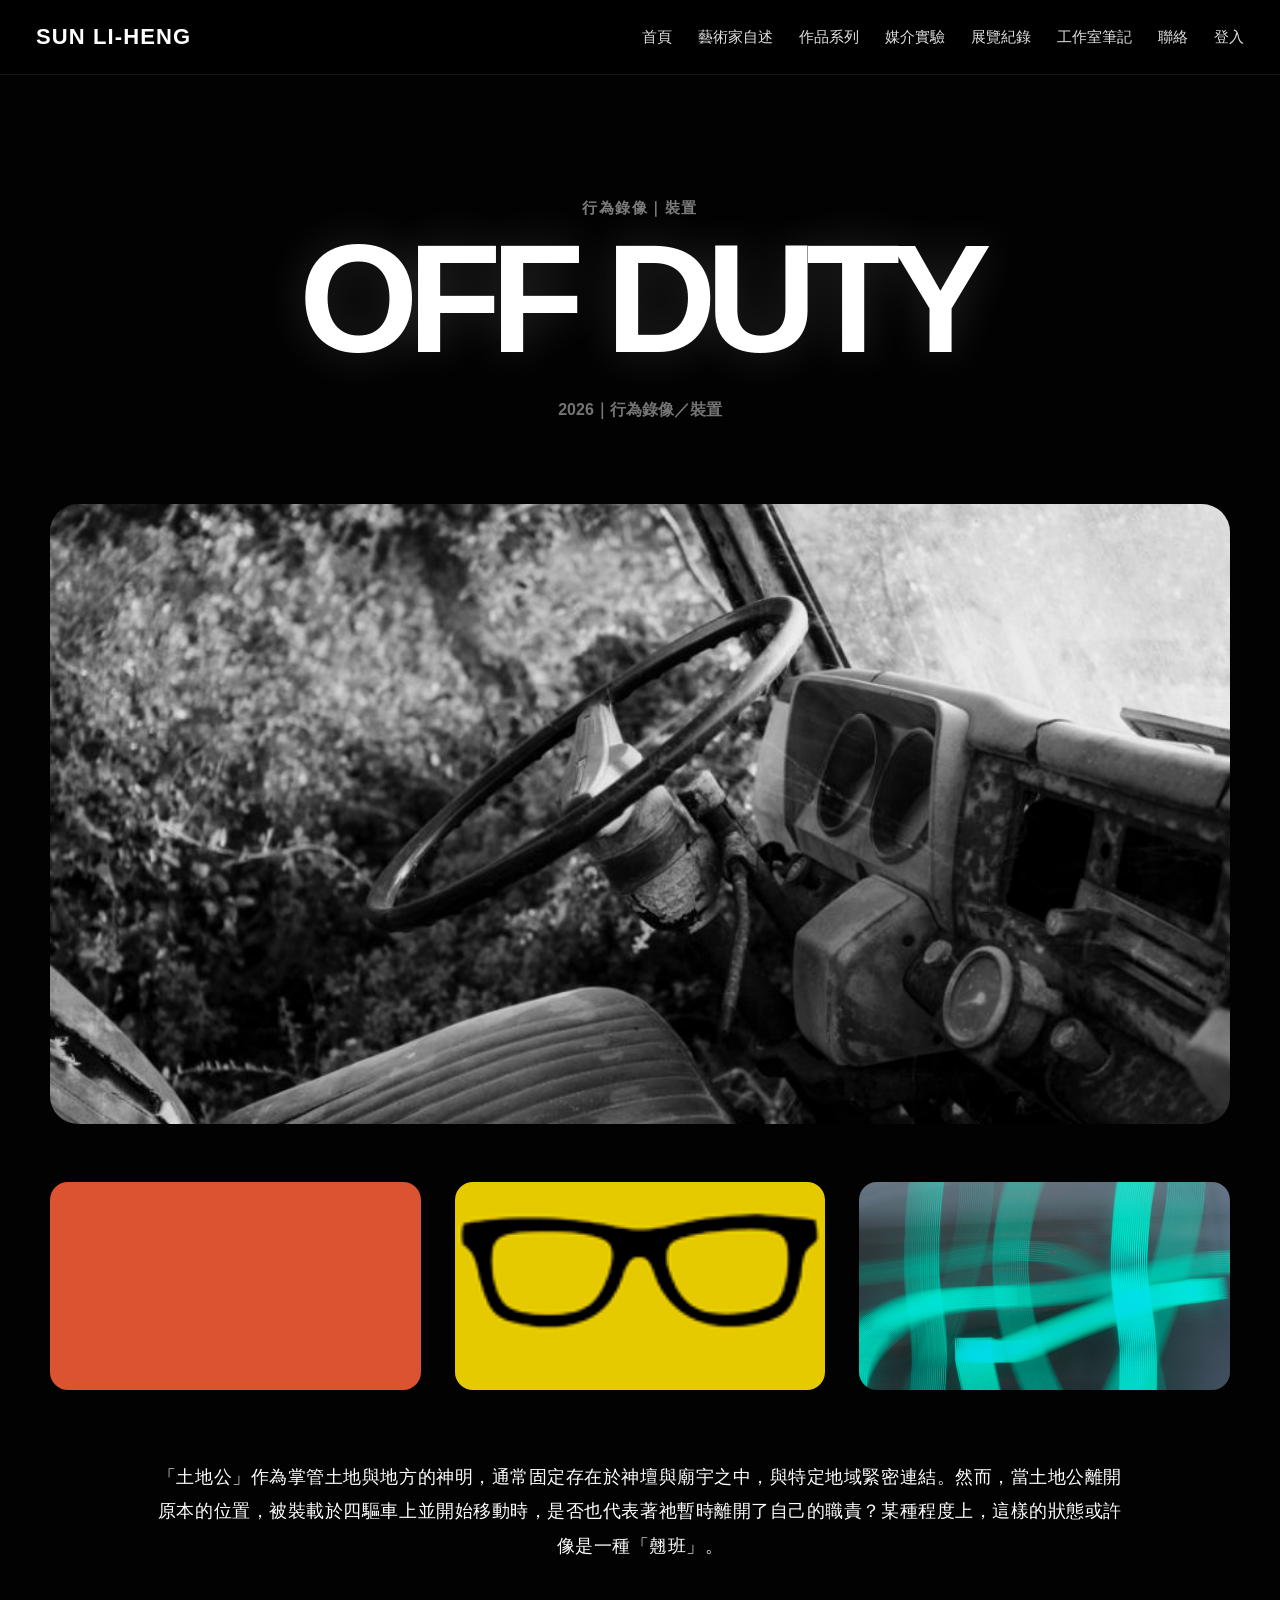
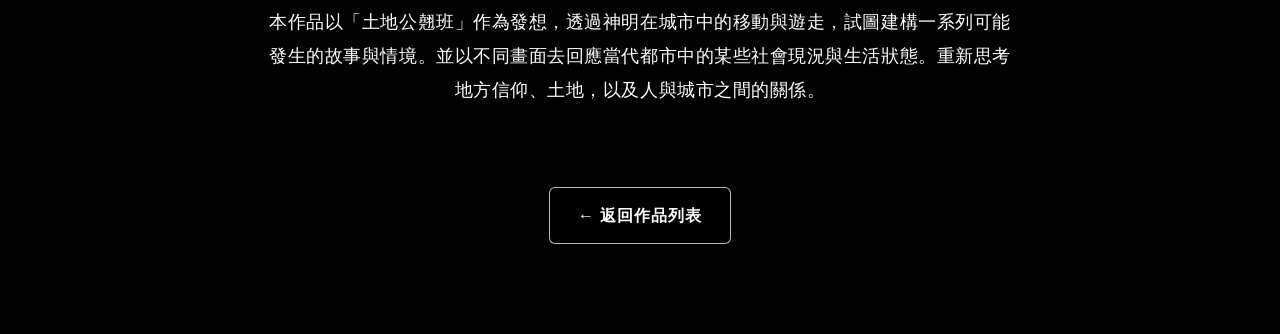
<file: work-detail.html>
<!DOCTYPE html>
<html lang="zh-Hant">
<head>
  <meta charset="UTF-8">
  <meta name="viewport" content="width=device-width, initial-scale=1.0">
  <title>Off Duty｜SUN LI-HENG</title>
  <link rel="stylesheet" href="css/normalize.css">
  <link rel="stylesheet" href="css/style.css">
  <link rel="stylesheet" href="css/detail.css">
  <link rel="stylesheet" href="css/dark-home.css">
  <link rel="stylesheet" href="css/dark-all-pages.css">
  <link rel="stylesheet" href="css/editor.css">
</head>
<body class="dark-site">
<header class="site-header">
  <div class="navbar">
    <a href="index.html" class="logo">SUN LI-HENG</a>
    <nav class="nav-links">
      <a href="index.html">首頁</a>
      <a href="about.html">藝術家自述</a>
      <a href="works.html">作品系列</a>
      <a href="experiments.html">媒介實驗</a>
      <a href="exhibitions.html">展覽紀錄</a>
      <a href="notes.html">工作室筆記</a>
      <a href="contact.html">聯絡</a>
      <a href="login.html">登入</a>
    </nav>
  </div>
</header>

<main class="off-duty-detail">
  <section class="work-hero-detail">
    <p class="work-kicker">行為錄像｜裝置</p>
    <h1>Off Duty</h1>
    <p class="work-meta">2026｜行為錄像／裝置</p>
  </section>

  <section class="work-media-layout">
    <img class="work-main-image" src="images/0.jpeg" alt="Off Duty">
    <div class="work-thumb-grid">
      <img src="images/user-2.jpg" alt="Off Duty documentation 1">
      <img src="images/user.jpg" alt="Off Duty documentation 2">
      <img src="images/work1.jpg" alt="Off Duty documentation 3">
    </div>
  </section>

  
<section class="work-statement-box funnel-text">
<p>「土地公」作為掌管土地與地方的神明，通常固定存在於神壇與廟宇之中，與特定地域緊密連結。然而，當土地公離開原本的位置，被裝載於四驅車上並開始移動時，是否也代表著祂暫時離開了自己的職責？某種程度上，這樣的狀態或許像是一種「翹班」。</p>

<p>本作品以「土地公翹班」作為發想，透過神明在城市中的移動與遊走，試圖建構一系列可能發生的故事與情境。並以不同畫面去回應當代都市中的某些社會現況與生活狀態。重新思考地方信仰、土地，以及人與城市之間的關係。</p>
</section>


  <div class="work-back-wrap">
    <a class="dark-outline-btn" href="works.html">← 返回作品列表</a>
  </div>
</main>
<script src="js/site-settings.js"></script>
<script src="js/remote-data-loader.js"></script>
<script src="js/site.js"></script>
<script src="js/page-editor.js"></script>
<script src="js/off-duty-default.js"></script>
</body>
</html>
</file>
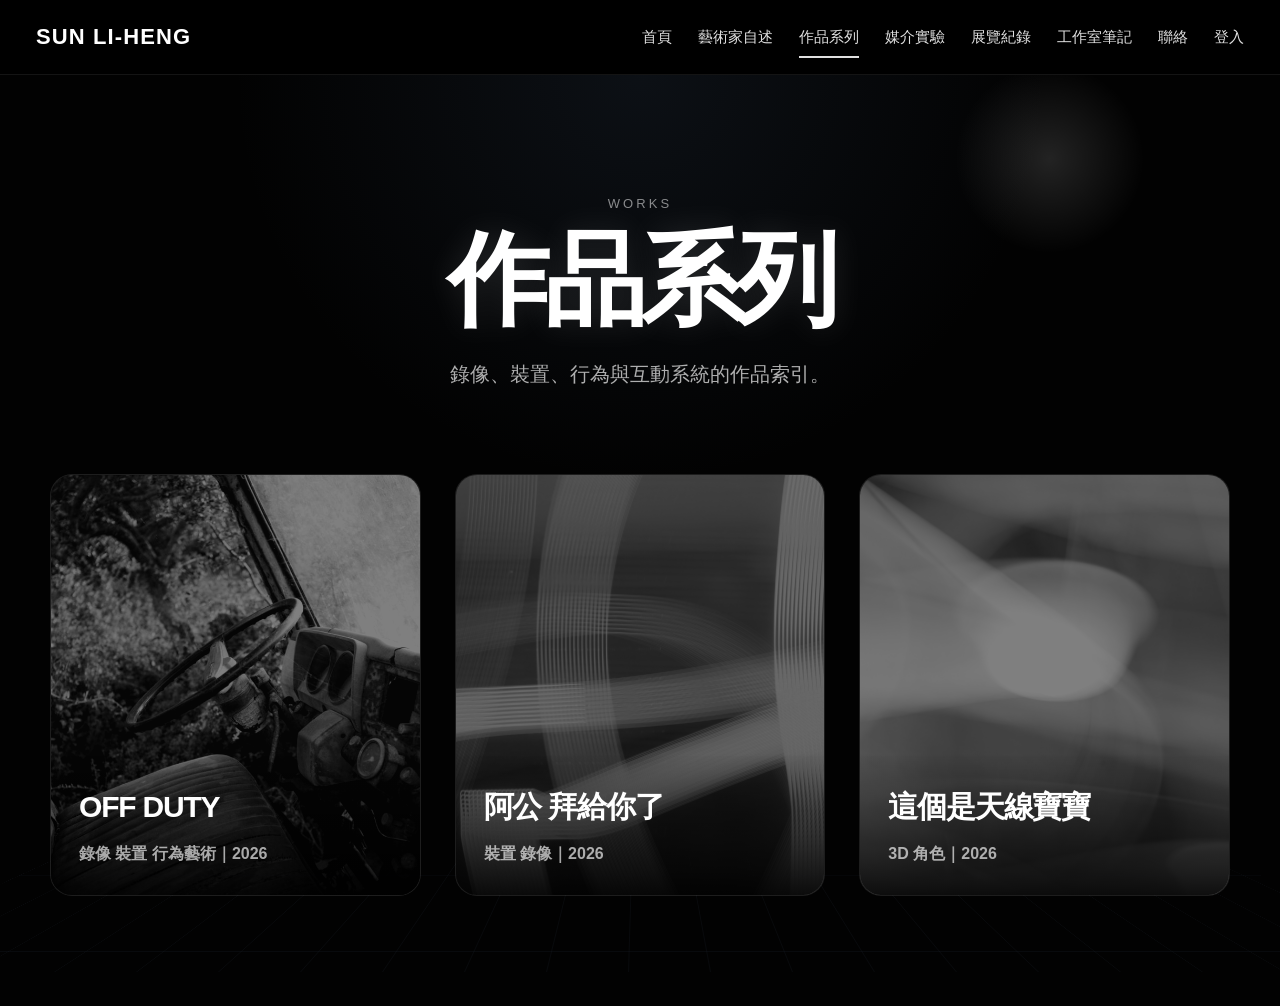
<file: works.html>
<!DOCTYPE html>
<html lang="zh-Hant">
<head>
  <meta charset="UTF-8">
  <meta name="viewport" content="width=device-width, initial-scale=1.0">
  <title>作品系列 | 孫立恆</title>
  <link rel="stylesheet" href="css/normalize.css">
  <link rel="stylesheet" href="css/style.css">
  <link rel="stylesheet" href="css/dark-home.css">
  <link rel="stylesheet" href="css/dark-all-pages.css">
  <link rel="stylesheet" href="css/editor.css">
</head>
<body class="dark-site">
<header class="site-header">
  <div class="navbar">
    <a href="index.html" class="logo">SUN LI-HENG</a>
    <nav class="nav-links">
      <a href="index.html">首頁</a>
      <a href="about.html">藝術家自述</a>
      <a href="works.html">作品系列</a>
      <a href="experiments.html">媒介實驗</a>
      <a href="exhibitions.html">展覽紀錄</a>
      <a href="notes.html">工作室筆記</a>
      <a href="contact.html">聯絡</a>
      <a href="login.html">登入</a>
    </nav>
  </div>
</header>
<div class="dark-page">
<main class="dark-container">
  <section class="dark-page-title dark-fade-in">
    <div class="eyebrow">Works</div>
    <h1>作品系列</h1>
    <p>錄像、裝置、行為與互動系統的作品索引。</p>
  </section>

  <section class="dark-work-grid" id="worksContainer"></section>
</main>
</div>
<script src="js/site-settings.js"></script>
<script src="js/remote-data-loader.js"></script>
<script src="js/site.js"></script>
<script src="js/works.js"></script>
<script src="js/clean-old-edits.js"></script>
<script src="js/page-editor.js"></script>
<script src="js/off-duty-default.js"></script>
</body>
</html>
</file>
<file: css/style.css>
:root{
  --bg:#f4efe7;
  --paper:#fffaf2;
  --ink:#111;
  --muted:#777;
  --line:#ded7cc;
  --accent:#111;
  --radius:28px;
  --shadow:0 18px 45px rgba(0,0,0,.08);
}

body{
  font-family: Arial, "Noto Sans TC", "Microsoft JhengHei", sans-serif;
  background:var(--bg);
  color:var(--ink);
  line-height:1.7;
}

a{color:inherit}

.site-header{
  position:sticky;
  top:0;
  z-index:50;
  background:rgba(17,17,17,.96);
  color:white;
  backdrop-filter:blur(10px);
}

.navbar{
  max-width:1400px;
  margin:auto;
  min-height:74px;
  padding:0 36px;
  display:flex;
  align-items:center;
  justify-content:space-between;
  gap:24px;
}

.logo{
  font-size:22px;
  font-weight:800;
  letter-spacing:.05em;
  text-decoration:none;
}

.nav-links{
  display:flex;
  align-items:center;
  gap:26px;
  flex-wrap:wrap;
}

.nav-links a{
  position:relative;
  text-decoration:none;
  font-size:15px;
  opacity:.88;
  transition:.25s ease;
}

.nav-links a::after{
  content:"";
  position:absolute;
  left:0;
  bottom:-8px;
  width:0;
  height:2px;
  background:white;
  transition:.25s ease;
}

.nav-links a:hover{
  opacity:1;
  transform:translateY(-2px);
}

.nav-links a:hover::after,
.nav-links a.active::after{
  width:100%;
}

.container{
  max-width:1280px;
  margin:auto;
  padding:90px 36px;
}

.hero{
  min-height:calc(100vh - 74px);
  display:grid;
  grid-template-columns:1.2fr .8fr;
  gap:44px;
  align-items:center;
}

.eyebrow{
  color:var(--muted);
  letter-spacing:.18em;
  text-transform:uppercase;
  font-size:13px;
}

.hero h1{
  font-size:clamp(54px,9vw,150px);
  line-height:.88;
  margin:18px 0;
  letter-spacing:-.08em;
}

.hero p{
  max-width:680px;
  font-size:20px;
  color:#333;
}

.hero-card{
  background:var(--paper);
  border:1px solid var(--line);
  border-radius:var(--radius);
  padding:26px;
  box-shadow:var(--shadow);
  transform:rotate(1deg);
}

.hero-card img{
  width:100%;
  aspect-ratio:1/1;
  object-fit:cover;
  border-radius:22px;
  display:block;
}

.section-title{
  display:flex;
  align-items:end;
  justify-content:space-between;
  gap:24px;
  margin-bottom:34px;
}

.section-title h2{
  font-size:44px;
  margin:0;
}

.section-title p{
  color:var(--muted);
  max-width:560px;
  margin:0;
}

.card-grid{
  display:grid;
  grid-template-columns:repeat(3,1fr);
  gap:22px;
}

.work-card{
  background:var(--paper);
  border:1px solid var(--line);
  border-radius:24px;
  overflow:hidden;
  box-shadow:var(--shadow);
  transition:.35s ease;
}

.work-card:hover{
  transform:translateY(-8px);
}

.work-card img{
  width:100%;
  aspect-ratio:1/1;
  object-fit:cover;
  display:block;
}

.work-content{
  padding:24px;
}

.work-category,.tagline{
  color:var(--muted);
  font-size:14px;
}

.work-content h3,.work-content h2{
  font-size:28px;
  margin:8px 0 12px;
}

.btn,.detail-btn{
  display:inline-block;
  padding:12px 20px;
  border-radius:14px;
  background:var(--accent);
  color:white;
  text-decoration:none;
  border:1px solid var(--accent);
  transition:.25s ease;
}

.btn:hover,.detail-btn:hover{
  transform:translateY(-2px);
  background:#333;
}

.paper{
  background:var(--paper);
  border:1px solid var(--line);
  border-radius:var(--radius);
  padding:44px;
  box-shadow:var(--shadow);
}

.two-col{
  display:grid;
  grid-template-columns:1fr 1fr;
  gap:28px;
}

.timeline{
  display:grid;
  gap:18px;
}

.timeline-item{
  border-left:3px solid var(--ink);
  padding-left:18px;
}

.note-list{
  display:grid;
  grid-template-columns:repeat(3,1fr);
  gap:20px;
}

.note-card{
  background:var(--paper);
  border:1px solid var(--line);
  border-radius:22px;
  padding:26px;
}

.fade-in{
  opacity:0;
  transform:translateY(24px);
  transition:.7s ease;
}

.fade-in.visible{
  opacity:1;
  transform:none;
}

.footer{
  padding:56px 36px;
  text-align:center;
  color:var(--muted);
}

.form-row{
  display:grid;
  gap:10px;
  margin-bottom:18px;
}

input,textarea,select{
  width:100%;
  padding:12px 14px;
  border:1px solid #ccc;
  border-radius:12px;
  background:white;
}

textarea{min-height:120px}

@media(max-width:900px){
  .hero,.two-col{grid-template-columns:1fr}
  .card-grid,.note-list{grid-template-columns:1fr}
  .navbar{align-items:flex-start;flex-direction:column;padding:18px 24px}
  .container{padding:60px 22px}
}


/* Google Map contact block */
.map-card {
  margin-top: 32px;
  background: var(--paper, #fff);
  border: 1px solid var(--line, #ddd);
  border-radius: 24px;
  padding: 28px;
  box-shadow: var(--shadow, 0 18px 45px rgba(0,0,0,.08));
}

.google-map {
  width: 100%;
  height: 420px;
  border: 0;
  border-radius: 18px;
  display: block;
  margin-top: 16px;
}





/* about two columns */
.statement-card p,
.statement-grid p,
.about-columns p{
  font-size:22px !important;
  font-weight:700 !important;
  line-height:2 !important;
}

/* exhibition order */
.exhibition-venue{
  order:1 !important;
}
.exhibition-type{
  order:2 !important;
}

.funnel-text{
max-width:1100px;
margin:40px auto 80px;
text-align:center;
}
.funnel-text p{
font-size:clamp(18px,1.4vw,28px)!important;
font-weight:400!important;
line-height:1.9!important;
letter-spacing:.03em;
max-width:980px;
margin:0 auto 42px;
text-indent:0!important;
}
.funnel-text p:last-child{
max-width:760px;
}
</file>
<file: css/dark-home.css>
/* ===== Dark homepage demo inspired by cinematic artist portfolio ===== */

body.home-dark {
  background: #020202;
  color: #f5f5f5;
}

body.home-dark .site-header {
  background: rgba(0, 0, 0, 0.58);
  backdrop-filter: blur(14px);
  border-bottom: 1px solid rgba(255,255,255,.08);
}

body.home-dark .navbar {
  min-height: 72px;
}

body.home-dark .logo,
body.home-dark .nav-links a {
  color: #fff;
}

.dark-hero {
  position: relative;
  min-height: 100vh;
  overflow: hidden;
  display: grid;
  place-items: center;
  background: #020202;
}

.dark-hero::before {
  content: "";
  position: absolute;
  inset: 0;
  background:
    radial-gradient(circle at 78% 18%, rgba(255,255,255,.16), transparent 9%),
    radial-gradient(circle at 50% 62%, rgba(90,120,160,.18), transparent 28%),
    linear-gradient(to bottom, rgba(0,0,0,.08), #020202 86%);
  z-index: 2;
  pointer-events: none;
}

.dark-hero::after {
  content: "";
  position: absolute;
  left: -12%;
  right: -12%;
  bottom: -4%;
  height: 44%;
  background:
    linear-gradient(rgba(120,160,220,.34) 1px, transparent 1px),
    linear-gradient(90deg, rgba(120,160,220,.28) 1px, transparent 1px);
  background-size: 78px 78px;
  transform: perspective(650px) rotateX(62deg);
  transform-origin: center bottom;
  opacity: .45;
  filter: blur(.2px);
  z-index: 1;
}

.dark-hero-media {
  position: absolute;
  inset: 0;
  z-index: 0;
}

.dark-hero-media img,
.dark-hero-media video {
  width: 100%;
  height: 100%;
  object-fit: cover;
  opacity: .18;
  filter: grayscale(100%) contrast(120%) brightness(70%);
}

.dark-hero-content {
  position: relative;
  z-index: 3;
  width: min(1100px, calc(100% - 40px));
  text-align: center;
  padding-top: 36px;
}

.dark-hero-title {
  margin: 0;
  font-size: clamp(52px, 8.6vw, 144px);
  line-height: .92;
  letter-spacing: -.055em;
  font-weight: 900;
  text-transform: uppercase;
  text-shadow: 0 0 34px rgba(255,255,255,.16);
}

.dark-hero-subtitle {
  margin: 34px auto 0;
  max-width: 860px;
  color: rgba(255,255,255,.72);
  font-size: clamp(16px, 1.7vw, 24px);
  line-height: 1.8;
  font-style: italic;
}

.dark-hero-actions {
  margin-top: 90px;
  display: flex;
  gap: 18px;
  align-items: center;
  justify-content: center;
  flex-wrap: wrap;
}

.dark-outline-btn {
  display: inline-flex;
  align-items: center;
  justify-content: center;
  min-width: 160px;
  padding: 14px 28px;
  border: 1px solid rgba(255,255,255,.72);
  color: #fff;
  text-decoration: none;
  border-radius: 6px;
  font-weight: 800;
  letter-spacing: .06em;
  transition: .35s ease;
  background: rgba(0,0,0,.14);
}

.dark-outline-btn:hover {
  background: #fff;
  color: #000;
  transform: translateY(-4px);
}

.dark-socials {
  display: flex;
  gap: 24px;
  align-items: center;
  justify-content: center;
  margin-top: 34px;
}

.dark-socials a {
  color: rgba(255,255,255,.76);
  text-decoration: none;
  font-weight: 800;
  font-size: 18px;
  transition: .25s ease;
}

.dark-socials a:hover {
  color: #fff;
  transform: translateY(-3px);
}

.scroll-cue {
  position: absolute;
  left: 50%;
  bottom: 32px;
  width: 34px;
  height: 34px;
  border-right: 1px solid rgba(255,255,255,.7);
  border-bottom: 1px solid rgba(255,255,255,.7);
  transform: translateX(-50%) rotate(45deg);
  z-index: 4;
  animation: darkFloat 1.8s ease-in-out infinite;
}

@keyframes darkFloat {
  0%, 100% { translate: 0 0; opacity: .5; }
  50% { translate: 0 10px; opacity: 1; }
}

.dark-work-index {
  background: #020202;
  min-height: 85vh;
  padding: 120px 7vw 140px;
  display: grid;
  grid-template-columns: 260px 1fr;
  gap: 72px;
  align-items: start;
  border-top: 1px solid rgba(255,255,255,.08);
}

.dark-section-label {
  font-family: Georgia, serif;
  font-size: clamp(42px, 4.4vw, 72px);
  font-weight: 400;
  line-height: 1;
  margin: 0;
}

.dark-work-list {
  display: grid;
  grid-template-columns: repeat(3, minmax(0, 1fr));
  gap: 28px 60px;
}

.dark-work-list a {
  position: relative;
  color: rgba(255,255,255,.42);
  text-decoration: none;
  font-size: clamp(18px, 1.55vw, 25px);
  line-height: 1.5;
  transition: .32s ease;
}

.dark-work-list a:hover {
  color: #fff;
  transform: translateX(8px);
}

.dark-work-list a::before {
  content: "";
  position: absolute;
  left: 0;
  bottom: -5px;
  width: 0;
  height: 1px;
  background: rgba(255,255,255,.8);
  transition: .32s ease;
}

.dark-work-list a:hover::before {
  width: 100%;
}

.dark-footer-contact {
  background: #020202;
  color: rgba(255,255,255,.54);
  text-align: center;
  padding: 0 24px 90px;
}

.dark-footer-contact h2 {
  color: #fff;
  font-size: 32px;
  letter-spacing: .03em;
}

.dark-footer-contact .dark-socials {
  margin-top: 18px;
}

.dark-fade {
  opacity: 0;
  transform: translateY(30px);
  animation: darkFadeIn 1.5s ease forwards;
}

.dark-fade.delay-1 { animation-delay: .35s; }
.dark-fade.delay-2 { animation-delay: .7s; }
.dark-fade.delay-3 { animation-delay: 1.05s; }

@keyframes darkFadeIn {
  to {
    opacity: 1;
    transform: none;
  }
}

@media (max-width: 900px) {
  .dark-work-index {
    grid-template-columns: 1fr;
    gap: 42px;
    padding: 80px 28px 110px;
  }

  .dark-work-list {
    grid-template-columns: 1fr;
  }

  .dark-hero-actions {
    margin-top: 54px;
  }
}


/* logged-in preview consistency fix */
body:not(.front-edit-mode) .front-editor-toolbar,
body:not(.front-edit-mode) .front-editor-hint,
body:not(.front-edit-mode) .front-angle-display,
body:not(.front-edit-mode) .moveable-control-box{display:none!important;}

.front-edit-entry{
position:fixed!important;
left:50%!important;
bottom:28px!important;
transform:translateX(-50%)!important;
z-index:99999!important;
padding:15px 34px!important;
border-radius:999px!important;
border:0!important;
background:rgba(255,255,255,.92)!important;
color:#000!important;
font-weight:900!important;
box-shadow:0 18px 52px rgba(0,0,0,.45)!important;
cursor:pointer!important;
}

body:not(.front-edit-mode) [data-front-editable="true"]{outline:none!important;cursor:inherit!important;}
.icon-social-footer{position:relative!important;z-index:10!important;margin-top:0!important;padding:82px 20px 92px!important;}
.scroll-cue{display:none!important;}


/* Homepage hero subtitle fixed to match requested screenshot */
.dark-hero-subtitle {
  max-width: 980px !important;
  margin: 36px auto 0 !important;
  text-align: center !important;
  color: rgba(255,255,255,.72) !important;
  font-size: clamp(24px, 2.2vw, 42px) !important;
  line-height: 1.85 !important;
  font-weight: 700 !important;
  font-style: italic !important;
  letter-spacing: .02em !important;
  text-shadow: 0 0 18px rgba(0,0,0,.6) !important;
}

@media (max-width: 800px) {
  .dark-hero-subtitle {
    font-size: clamp(18px, 5vw, 28px) !important;
    line-height: 1.7 !important;
    width: min(92vw, 680px) !important;
  }
}



/* about two columns */
.statement-card p,
.statement-grid p,
.about-columns p{
  font-size:22px !important;
  font-weight:700 !important;
  line-height:2 !important;
}

/* exhibition order */
.exhibition-venue{
  order:1 !important;
}
.exhibition-type{
  order:2 !important;
}

.funnel-text{
max-width:1100px;
margin:40px auto 80px;
text-align:center;
}
.funnel-text p{
font-size:clamp(18px,1.4vw,28px)!important;
font-weight:400!important;
line-height:1.9!important;
letter-spacing:.03em;
max-width:980px;
margin:0 auto 42px;
text-indent:0!important;
}
.funnel-text p:last-child{
max-width:760px;
}
</file>
<file: css/editor.css>
/* ===== V5 Visual Inline Editor ===== */

.footer {
  display: none !important;
}

.front-edit-entry {
  position: fixed;
  left: 50%;
  bottom: 28px;
  transform: translateX(-50%);
  z-index: 99990;
  padding: 13px 30px;
  border-radius: 999px;
  border: 1px solid rgba(17,17,17,.18);
  background: #111;
  color: white;
  box-shadow: 0 14px 35px rgba(0,0,0,.22);
  cursor: pointer;
  font-weight: 800;
  letter-spacing: .04em;
}

.front-edit-entry:hover {
  transform: translateX(-50%) translateY(-3px);
}

.front-editor-toolbar {
  position: fixed;
  top: 86px;
  left: 50%;
  transform: translateX(-50%);
  z-index: 99998;
  display: none;
  align-items: center;
  gap: 10px;
  flex-wrap: wrap;
  width: min(1180px, calc(100vw - 24px));
  padding: 12px 16px;
  border-radius: 18px;
  background: rgba(17,17,17,.96);
  color: white;
  box-shadow: 0 16px 45px rgba(0,0,0,.28);
}

.front-editor-toolbar.active {
  display: flex;
}

.front-editor-toolbar button,
.front-editor-toolbar input,
.front-editor-toolbar select {
  width: auto;
  padding: 8px 10px;
  border-radius: 10px;
  border: 1px solid rgba(255,255,255,.24);
}

.front-editor-toolbar button {
  background: white;
  color: #111;
  cursor: pointer;
  font-weight: 700;
}

.front-editor-toolbar button.danger {
  background: #d93025;
  color: white;
}

.front-editor-toolbar label {
  display: inline-flex;
  align-items: center;
  gap: 6px;
  font-size: 13px;
}

.front-edit-mode [data-front-editable="true"],
.front-added-item {
  outline: 1px dashed rgba(0,0,0,.28);
  outline-offset: 4px;
  cursor: move;
}

.front-edit-mode [data-front-editable="true"]:hover,
.front-added-item:hover {
  outline: 2px solid #1a73e8;
}

.front-edit-selected {
  outline: 3px solid #1a73e8 !important;
  outline-offset: 5px !important;
}

.front-added-item {
  position: absolute;
  z-index: 30;
  min-width: 80px;
  min-height: 42px;
}

.front-added-text {
  font-size: 44px;
  font-weight: 800;
  white-space: pre-line;
  color: #111;
}

.front-added-button {
  display: inline-block;
  padding: 14px 24px;
  border-radius: 14px;
  background: #111;
  color: white;
  border: 1px solid #111;
  text-align: center;
}

.front-added-image img {
  width: 300px;
  display: block;
  border-radius: 14px;
}

.front-added-video iframe,
.front-added-video video {
  width: 520px;
  aspect-ratio: 16 / 9;
  border: 0;
  border-radius: 14px;
  display: block;
  background: #111;
}

.front-angle-display {
  position: fixed;
  right: 22px;
  bottom: 22px;
  z-index: 99999;
  background: #111;
  color: white;
  border-radius: 12px;
  padding: 10px 14px;
  display: none;
}

.front-editor-hint {
  position: fixed;
  left: 50%;
  bottom: 86px;
  transform: translateX(-50%);
  z-index: 99989;
  background: rgba(255,255,255,.96);
  color: #111;
  border: 1px solid rgba(0,0,0,.12);
  border-radius: 999px;
  padding: 9px 16px;
  box-shadow: 0 12px 30px rgba(0,0,0,.12);
  display: none;
  font-size: 13px;
}

.front-editor-hint.active {
  display: block;
}

.front-edit-mode a[data-front-editable="true"] {
  pointer-events: none;
}

.logout-bottom {
  position: fixed;
  left: 50%;
  bottom: 28px;
  transform: translateX(-50%);
  z-index: 99960;
  padding: 12px 24px;
  border-radius: 999px;
  background: #fff;
  color: #111;
  border: 1px solid rgba(0,0,0,.18);
  box-shadow: 0 12px 30px rgba(0,0,0,.12);
  cursor: pointer;
  font-weight: 700;
}

.logout-bottom:hover {
  background: #111;
  color: white;
}

.v5-page-seed {
  min-height: 80vh;
}

.v5-splash-admin {
  border: 1px dashed var(--line);
  border-radius: 18px;
  padding: 18px;
  margin-top: 16px;
  background: rgba(255,255,255,.5);
}

@media (max-width: 760px) {
  .front-editor-toolbar {
    top: 10px;
    justify-content: center;
  }
}




/* final login logic fix */
body:not(.front-edit-mode) [data-front-editable="true"] {
  outline: none !important;
  cursor: auto !important;
}

body:not(.front-edit-mode) .front-editor-toolbar,
body:not(.front-edit-mode) .front-editor-hint,
body:not(.front-edit-mode) .front-angle-display {
  display: none !important;
}


/* V6 strict auth: no edit UI unless JS creates it after isLoggedIn_v6 */
body:not(.front-edit-mode) [data-front-editable="true"] {
  outline: none !important;
  cursor: inherit !important;
}

body:not(.front-edit-mode) .moveable-control-box,
body:not(.front-edit-mode) .front-editor-toolbar,
body:not(.front-edit-mode) .front-editor-hint,
body:not(.front-edit-mode) .front-angle-display {
  display: none !important;
}


/* V7 undo/cancel buttons */
.front-editor-toolbar #frontUndoBtn {
  background: #fbbc04;
  color: #111;
}

.front-editor-toolbar #frontCancelBtn {
  background: #eeeeee;
  color: #111;
}


/* V8 stable editor patch */
.front-editor-toolbar #frontUndoBtn {
  background: #fbbc04;
  color: #111;
}

.front-editor-toolbar #frontCancelBtn {
  background: #eeeeee;
  color: #111;
}

body:not(.front-edit-mode) [data-front-editable="true"] {
  outline: none !important;
  cursor: inherit !important;
}

body:not(.front-edit-mode) .moveable-control-box,
body:not(.front-edit-mode) .front-editor-toolbar,
body:not(.front-edit-mode) .front-editor-hint,
body:not(.front-edit-mode) .front-angle-display {
  display: none !important;
}

.front-edit-mode [data-front-editable="true"] {
  outline: 1px dashed rgba(0,0,0,.25);
  outline-offset: 4px;
}

.front-edit-selected {
  outline: 3px solid #1a73e8 !important;
  outline-offset: 5px !important;
}


/* logged-in preview consistency fix */
body:not(.front-edit-mode) .front-editor-toolbar,
body:not(.front-edit-mode) .front-editor-hint,
body:not(.front-edit-mode) .front-angle-display,
body:not(.front-edit-mode) .moveable-control-box{display:none!important;}

.front-edit-entry{
position:fixed!important;
left:50%!important;
bottom:28px!important;
transform:translateX(-50%)!important;
z-index:99999!important;
padding:15px 34px!important;
border-radius:999px!important;
border:0!important;
background:rgba(255,255,255,.92)!important;
color:#000!important;
font-weight:900!important;
box-shadow:0 18px 52px rgba(0,0,0,.45)!important;
cursor:pointer!important;
}

body:not(.front-edit-mode) [data-front-editable="true"]{outline:none!important;cursor:inherit!important;}
.icon-social-footer{position:relative!important;z-index:10!important;margin-top:0!important;padding:82px 20px 92px!important;}
.scroll-cue{display:none!important;}



/* about two columns */
.statement-card p,
.statement-grid p,
.about-columns p{
  font-size:22px !important;
  font-weight:700 !important;
  line-height:2 !important;
}

/* exhibition order */
.exhibition-venue{
  order:1 !important;
}
.exhibition-type{
  order:2 !important;
}

.funnel-text{
max-width:1100px;
margin:40px auto 80px;
text-align:center;
}
.funnel-text p{
font-size:clamp(18px,1.4vw,28px)!important;
font-weight:400!important;
line-height:1.9!important;
letter-spacing:.03em;
max-width:980px;
margin:0 auto 42px;
text-indent:0!important;
}
.funnel-text p:last-child{
max-width:760px;
}
</file>
<file: css/scroll-overlay.css>
/* Scroll overlay effect: Artwork covers hero while scrolling */
.scroll-overlay-home {
  background: #020202;
}

.scroll-overlay-home .dark-hero {
  position: sticky;
  top: 0;
  min-height: 100vh;
  z-index: 1;
  will-change: opacity, transform, filter;
}

.scroll-overlay-home .dark-hero-content {
  will-change: opacity, transform, filter;
  transition: opacity .12s linear, transform .12s linear, filter .12s linear;
}

.scroll-overlay-home .scroll-artwork-cover {
  position: relative;
  z-index: 5;
  margin-top: -8vh;
  padding-top: clamp(90px, 13vh, 170px);
  min-height: 112vh;
  background:
    linear-gradient(to bottom, rgba(0,0,0,0) 0%, #020202 12%, #020202 100%);
  border-top: 1px solid rgba(255,255,255,.08);
}

.scroll-overlay-home .scroll-artwork-cover::before {
  content: "";
  position: absolute;
  left: 0;
  right: 0;
  top: -32vh;
  height: 42vh;
  background: linear-gradient(to bottom, rgba(0,0,0,0), rgba(0,0,0,.88) 72%, #020202);
  pointer-events: none;
}

.scroll-overlay-home .artwork-big-title {
  grid-column: 1 / -1;
  text-align: center;
  justify-self: center;
  width: 100%;
  font-family: Arial, "Noto Sans TC", sans-serif;
  font-weight: 900;
  font-size: clamp(72px, 13vw, 210px);
  line-height: .8;
  letter-spacing: -.07em;
  text-transform: uppercase;
  color: #fff;
  text-shadow: 0 0 46px rgba(255,255,255,.16);
  margin: 0 0 clamp(42px, 7vh, 90px);
}

.scroll-overlay-home .dark-work-index {
  display: block;
}

.scroll-overlay-home .dark-work-list {
  width: min(1260px, calc(100% - 56px));
  margin: 0 auto;
  display: grid;
  grid-template-columns: repeat(3, minmax(0, 1fr));
  gap: clamp(26px, 4vw, 62px);
}

.scroll-overlay-home .dark-work-list a {
  display: block;
  min-height: clamp(320px, 36vw, 560px);
  border-radius: 24px;
  overflow: hidden;
  background: rgba(255,255,255,.06);
  border: 1px solid rgba(255,255,255,.08);
  font-size: 0;
  color: transparent;
  transform: translateY(0);
}

.scroll-overlay-home .dark-work-list a::before {
  display: none;
}

/* JS will inject preview images inside these links */
.scroll-overlay-home .dark-work-list a img {
  width: 100%;
  height: 100%;
  min-height: clamp(320px, 36vw, 560px);
  object-fit: cover;
  display: block;
  filter: grayscale(100%) contrast(118%) brightness(.72);
  opacity: .78;
  transition: transform .6s ease, opacity .6s ease, filter .6s ease;
}

.scroll-overlay-home .dark-work-list a:hover img {
  transform: scale(1.055);
  opacity: 1;
  filter: grayscale(0%) contrast(110%) brightness(.95);
}

@media (max-width: 900px) {
  .scroll-overlay-home .dark-work-list {
    grid-template-columns: 1fr;
    width: min(620px, calc(100% - 32px));
  }

  .scroll-overlay-home .scroll-artwork-cover {
    margin-top: -4vh;
  }
}




/* Icon social footer */
.icon-social-footer{
  display:flex;
  justify-content:center;
  align-items:center;
  gap:38px;
  padding:82px 20px 92px;
  background:#020202;
  border-top:1px solid rgba(255,255,255,.08);
}

.icon-social-footer .social-icon-link{
  width:34px;
  height:34px;
  display:inline-flex;
  align-items:center;
  justify-content:center;
  color:#ffffff;
  text-decoration:none;
  opacity:.88;
  transition:transform .28s ease, opacity .28s ease, filter .28s ease;
}

.icon-social-footer .social-icon-link svg{
  width:100%;
  height:100%;
  fill:currentColor;
  display:block;
}

.icon-social-footer .social-icon-link:hover{
  transform:translateY(-5px) scale(1.08);
  opacity:1;
  filter:drop-shadow(0 0 12px rgba(255,255,255,.35));
}


/* logged-in preview consistency fix */
body:not(.front-edit-mode) .front-editor-toolbar,
body:not(.front-edit-mode) .front-editor-hint,
body:not(.front-edit-mode) .front-angle-display,
body:not(.front-edit-mode) .moveable-control-box{display:none!important;}

.front-edit-entry{
position:fixed!important;
left:50%!important;
bottom:28px!important;
transform:translateX(-50%)!important;
z-index:99999!important;
padding:15px 34px!important;
border-radius:999px!important;
border:0!important;
background:rgba(255,255,255,.92)!important;
color:#000!important;
font-weight:900!important;
box-shadow:0 18px 52px rgba(0,0,0,.45)!important;
cursor:pointer!important;
}

body:not(.front-edit-mode) [data-front-editable="true"]{outline:none!important;cursor:inherit!important;}
.icon-social-footer{position:relative!important;z-index:10!important;margin-top:0!important;padding:82px 20px 92px!important;}
.scroll-cue{display:none!important;}




/* When scrolled into Artwork, the hero buttons should not catch clicks */
.scroll-overlay-home .dark-hero {
  pointer-events: none;
}

.scroll-overlay-home .dark-hero .dark-outline-btn,
.scroll-overlay-home .dark-hero a,
.scroll-overlay-home .site-header a {
  pointer-events: auto;
}

.scroll-overlay-home .dark-hero.hero-covered .dark-outline-btn,
.scroll-overlay-home .dark-hero.hero-covered .dark-socials a {
  pointer-events: none !important;
}







/* REFERENCE_SCROLL_STYLE_IMPORTED_20260610
   Use the second file's desired scroll-cover feeling, but keep the first file as base. */
.scroll-overlay-home {
  background: #020202;
}

.scroll-overlay-home .dark-hero {
  position: sticky !important;
  top: 0 !important;
  min-height: 100vh !important;
  z-index: 1 !important;
  will-change: opacity, transform, filter;
}

.scroll-overlay-home .dark-hero-content {
  will-change: opacity, transform, filter;
  transition: opacity .12s linear, transform .12s linear, filter .12s linear;
}

.scroll-overlay-home .scroll-artwork-cover {
  position: relative !important;
  z-index: 5 !important;
  margin-top: -8vh !important;
  padding-top: clamp(90px, 13vh, 170px) !important;
  min-height: 112vh !important;
  background:
    linear-gradient(to bottom, rgba(0,0,0,0) 0%, #020202 12%, #020202 100%) !important;
  border-top: 1px solid rgba(255,255,255,.08);
  overflow: visible !important;
}

.scroll-overlay-home .scroll-artwork-cover::before {
  content: "";
  position: absolute;
  left: 0;
  right: 0;
  top: -32vh;
  height: 42vh;
  background: linear-gradient(to bottom, rgba(0,0,0,0), rgba(0,0,0,.88) 72%, #020202);
  pointer-events: none;
  z-index: 0;
}

.scroll-overlay-home .scroll-artwork-cover::after {
  display: none !important;
}

.scroll-overlay-home .dark-work-index {
  display: block !important;
}

.scroll-overlay-home .artwork-big-title {
  position: relative !important;
  z-index: 2 !important;
  grid-column: 1 / -1;
  text-align: center;
  justify-self: center;
  width: 100%;
  font-family: Arial, "Noto Sans TC", sans-serif;
  font-weight: 900;
  font-size: clamp(72px, 13vw, 210px);
  line-height: .8;
  letter-spacing: -.07em;
  text-transform: uppercase;
  color: #fff;
  text-shadow: 0 0 46px rgba(255,255,255,.16);
  margin: 0 0 clamp(42px, 7vh, 90px);
}

.scroll-overlay-home .dark-work-list {
  position: relative !important;
  z-index: 2 !important;
  width: min(1260px, calc(100% - 56px));
  margin: 0 auto;
  display: grid !important;
  grid-template-columns: repeat(3, minmax(0, 1fr));
  gap: clamp(26px, 4vw, 62px);
  background: transparent !important;
}

.scroll-overlay-home .dark-work-list a {
  display: block;
  min-height: clamp(320px, 36vw, 560px);
  border-radius: 24px;
  overflow: hidden;
  background: rgba(255,255,255,.06);
  border: 1px solid rgba(255,255,255,.08);
  font-size: 0;
  color: transparent;
  transform: translateY(0);
}

.scroll-overlay-home .dark-work-list a::before {
  display: none !important;
}

.scroll-overlay-home .dark-work-list a img {
  width: 100%;
  height: 100%;
  min-height: clamp(320px, 36vw, 560px);
  object-fit: cover;
  display: block;
  filter: grayscale(100%) contrast(118%) brightness(.72);
  opacity: .78;
  transition: transform .6s ease, opacity .6s ease, filter .6s ease;
}

.scroll-overlay-home .dark-work-list a:hover img {
  transform: scale(1.055);
  opacity: 1;
  filter: grayscale(0%) contrast(110%) brightness(.95);
}

.scroll-overlay-home .scroll-cue {
  display: none !important;
}

.scroll-overlay-home .icon-social-footer,
.scroll-overlay-home .site-social-footer {
  position: relative !important;
  z-index: 10 !important;
  background: #020202 !important;
}

/* Hide old text social row if any remains */
.scroll-overlay-home .dark-footer-contact,
.scroll-overlay-home .dark-socials:not(.icon-social-footer) {
  display: none !important;
}

@media (max-width: 900px) {
  .scroll-overlay-home .dark-work-list {
    grid-template-columns: 1fr;
    width: min(620px, calc(100% - 32px));
  }
  .scroll-overlay-home .scroll-artwork-cover {
    margin-top: -4vh !important;
  }
}

/* about two columns */
.statement-card p,
.statement-grid p,
.about-columns p{
  font-size:22px !important;
  font-weight:700 !important;
  line-height:2 !important;
}

/* exhibition order */
.exhibition-venue{
  order:1 !important;
}
.exhibition-type{
  order:2 !important;
}

.funnel-text{
max-width:1100px;
margin:40px auto 80px;
text-align:center;
}
.funnel-text p{
font-size:clamp(18px,1.4vw,28px)!important;
font-weight:400!important;
line-height:1.9!important;
letter-spacing:.03em;
max-width:980px;
margin:0 auto 42px;
text-indent:0!important;
}
.funnel-text p:last-child{
max-width:760px;
}
</file>
<file: css/dark-all-pages.css>
/* ===== Dark visual language for all public pages ===== */

body.dark-site {
  background: #020202;
  color: #f5f5f5;
}

body.dark-site .site-header {
  background: rgba(0, 0, 0, .66);
  backdrop-filter: blur(14px);
  border-bottom: 1px solid rgba(255,255,255,.08);
}

body.dark-site .logo,
body.dark-site .nav-links a {
  color: #fff;
}

.dark-page {
  position: relative;
  min-height: 100vh;
  background:
    radial-gradient(circle at 82% 9%, rgba(255,255,255,.13), transparent 7%),
    radial-gradient(circle at 50% 0%, rgba(80,110,150,.13), transparent 36%),
    #020202;
  overflow: hidden;
}

.dark-page::after {
  content: "";
  position: fixed;
  left: -15%;
  right: -15%;
  bottom: -8%;
  height: 42vh;
  background:
    linear-gradient(rgba(120,160,220,.22) 1px, transparent 1px),
    linear-gradient(90deg, rgba(120,160,220,.18) 1px, transparent 1px);
  background-size: 82px 82px;
  transform: perspective(780px) rotateX(64deg);
  transform-origin: center bottom;
  opacity: .24;
  pointer-events: none;
  z-index: 0;
}

.dark-page main,
.dark-page .dark-content {
  position: relative;
  z-index: 1;
}

.dark-container {
  width: min(1180px, calc(100% - 48px));
  margin: 0 auto;
  padding: 118px 0 110px;
}

.dark-page-title {
  text-align: center;
  margin: 0 auto 80px;
}

.dark-page-title .eyebrow {
  color: rgba(255,255,255,.52);
  letter-spacing: .24em;
  text-transform: uppercase;
  font-size: 13px;
  margin-bottom: 18px;
}

.dark-page-title h1 {
  margin: 0;
  color: #fff;
  font-size: clamp(56px, 8vw, 128px);
  line-height: .92;
  letter-spacing: -.055em;
  text-transform: uppercase;
  text-shadow: 0 0 32px rgba(255,255,255,.13);
}

.dark-page-title p {
  margin: 28px auto 0;
  max-width: 820px;
  color: rgba(255,255,255,.68);
  font-size: clamp(16px, 1.6vw, 22px);
  line-height: 1.9;
}

.dark-panel {
  background: rgba(255,255,255,.035);
  border: 1px solid rgba(255,255,255,.10);
  border-radius: 24px;
  padding: clamp(28px, 4vw, 56px);
  box-shadow: 0 24px 80px rgba(0,0,0,.45);
}

.dark-text {
  color: rgba(255,255,255,.76);
  font-size: 20px;
  line-height: 2;
}

.dark-two-col {
  display: grid;
  grid-template-columns: 1fr 1fr;
  gap: 48px;
}

.dark-list {
  display: grid;
  gap: 22px;
}

.dark-list-item {
  padding: 24px 0;
  border-bottom: 1px solid rgba(255,255,255,.12);
}

.dark-list-item h2,
.dark-list-item h3 {
  color: #fff;
  font-size: clamp(28px, 3vw, 48px);
  margin: 0 0 12px;
  letter-spacing: -.035em;
}

.dark-list-item p {
  color: rgba(255,255,255,.55);
  margin: 0;
  font-size: 18px;
}

.dark-work-grid {
  display: grid;
  grid-template-columns: repeat(3, 1fr);
  gap: 34px;
}

.dark-work-card {
  position: relative;
  display: block;
  text-decoration: none;
  color: #fff;
  overflow: hidden;
  border-radius: 22px;
  border: 1px solid rgba(255,255,255,.08);
  background: rgba(255,255,255,.035);
  min-height: 420px;
  transition: .42s ease;
}

.dark-work-card:hover {
  transform: translateY(-9px);
  border-color: rgba(255,255,255,.34);
}

.dark-work-card img {
  width: 100%;
  height: 100%;
  min-height: 420px;
  object-fit: cover;
  display: block;
  opacity: .48;
  filter: grayscale(100%) contrast(120%);
  transition: .42s ease;
}

.dark-work-card:hover img {
  opacity: .82;
  filter: grayscale(0%) contrast(110%);
  transform: scale(1.04);
}

.dark-work-card-info {
  position: absolute;
  inset: auto 0 0 0;
  padding: 28px;
  background: linear-gradient(to top, rgba(0,0,0,.88), transparent);
}

.dark-work-card-info h2 {
  margin: 0;
  font-size: 30px;
  letter-spacing: -.035em;
}

.dark-work-card-info p {
  color: rgba(255,255,255,.64);
  margin: 8px 0 0;
}

.dark-index-list {
  display: grid;
  grid-template-columns: 260px 1fr;
  gap: 70px;
  align-items: start;
}

.dark-index-list h2 {
  font-family: Georgia, serif;
  font-size: clamp(48px, 5vw, 76px);
  font-weight: 400;
  margin: 0;
}

.dark-index-links {
  display: grid;
  grid-template-columns: repeat(2, minmax(0,1fr));
  gap: 28px 60px;
}

.dark-index-links a {
  color: rgba(255,255,255,.46);
  text-decoration: none;
  font-size: clamp(21px, 2vw, 34px);
  transition: .3s ease;
}

.dark-index-links a:hover {
  color: #fff;
  transform: translateX(10px);
}

.dark-detail-header {
  text-align: center;
  padding: 112px 24px 70px;
}

.dark-detail-header .detail-category,
.dark-detail-header .tagline {
  color: rgba(255,255,255,.5);
}

.dark-detail-header h1 {
  color: #fff;
  margin: 14px 0;
  font-size: clamp(62px, 9vw, 150px);
  line-height: .9;
  letter-spacing: -.06em;
  text-transform: uppercase;
}

.dark-detail-body {
  width: min(980px, calc(100% - 48px));
  margin: 0 auto;
  padding: 0 0 120px;
}

.dark-detail-body .detail-blocks {
  gap: 62px;
}

.dark-detail-body .detail-text {
  color: rgba(255,255,255,.78);
  font-size: 22px;
  line-height: 2;
}

.dark-detail-body .detail-image {
  width: 100%;
  height: auto;
  max-height: 720px;
  object-fit: cover;
  border-radius: 22px;
  filter: contrast(108%);
  box-shadow: 0 24px 80px rgba(0,0,0,.5);
}

.dark-detail-body .detail-video-wrapper iframe,
.dark-detail-body .detail-video {
  border-radius: 22px;
  box-shadow: 0 24px 80px rgba(0,0,0,.5);
}

.dark-back-btn {
  display: flex;
  justify-content: center;
  margin-top: 80px;
}

.dark-button,
.dark-page .btn,
.dark-page .detail-btn,
.dark-detail-body .btn {
  display: inline-flex;
  align-items: center;
  justify-content: center;
  padding: 14px 26px;
  border-radius: 6px;
  border: 1px solid rgba(255,255,255,.68);
  background: rgba(0,0,0,.18);
  color: #fff;
  text-decoration: none;
  font-weight: 800;
  transition: .3s ease;
}

.dark-button:hover,
.dark-page .btn:hover,
.dark-page .detail-btn:hover,
.dark-detail-body .btn:hover {
  background: #fff;
  color: #000;
  transform: translateY(-4px);
}

.dark-map {
  width: 100%;
  height: 460px;
  border: 0;
  border-radius: 22px;
  filter: grayscale(100%) invert(92%) contrast(90%);
}

.dark-note-grid {
  display: grid;
  grid-template-columns: repeat(3, 1fr);
  gap: 28px;
}

.dark-note-card {
  min-height: 280px;
  padding: 30px;
  border-radius: 22px;
  border: 1px solid rgba(255,255,255,.10);
  background: rgba(255,255,255,.035);
  transition: .35s ease;
}

.dark-note-card:hover {
  transform: translateY(-8px);
  border-color: rgba(255,255,255,.35);
}

.dark-note-card h3 {
  color: #fff;
  font-size: 28px;
  margin: 0 0 16px;
}

.dark-note-card p {
  color: rgba(255,255,255,.58);
}

.dark-fade-in {
  opacity: 0;
  transform: translateY(28px);
  animation: darkPageFade 1.25s ease forwards;
}

.dark-fade-in.delay-1 { animation-delay: .2s; }
.dark-fade-in.delay-2 { animation-delay: .4s; }
.dark-fade-in.delay-3 { animation-delay: .6s; }

@keyframes darkPageFade {
  to {
    opacity: 1;
    transform: none;
  }
}

@media (max-width: 960px) {
  .dark-two-col,
  .dark-index-list {
    grid-template-columns: 1fr;
  }

  .dark-work-grid,
  .dark-note-grid,
  .dark-index-links {
    grid-template-columns: 1fr;
  }

  .dark-container {
    width: min(100% - 32px, 1180px);
    padding-top: 82px;
  }
}




/* Exhibition typography fixes */
.exhibition-item {
  padding: 44px 0 !important;
  border-bottom: 1px solid rgba(255,255,255,.12) !important;
}
.exhibition-item h3 {
  margin: 0 0 18px !important;
  color: #fff !important;
  font-size: clamp(34px, 4vw, 60px) !important;
  line-height: 1.15 !important;
  font-weight: 900 !important;
}
.exhibition-item h3 span {
  color: rgba(255,255,255,.65) !important;
  margin: 0 18px !important;
}
.exhibition-item .exhibition-type,
.exhibition-item .exhibition-venue {
  margin: 0 0 8px !important;
  color: rgba(255,255,255,.52) !important;
  font-size: clamp(16px, 1.45vw, 23px) !important;
  line-height: 1.65 !important;
  font-weight: 600 !important;
}

/* About bio should not be larger than the two-column statement text */
.about-bio-small {
  color: rgba(255,255,255,.58) !important;
  font-size: clamp(16px, 1.35vw, 22px) !important;
  line-height: 1.85 !important;
  font-weight: 600 !important;
  letter-spacing: .02em !important;
}

.about-bio-small{
  font-size:14px !important;
  font-weight:400 !important;
  opacity:.75 !important;
  line-height:1.9 !important;
}

/* about two columns */
.statement-card p,
.statement-grid p,
.about-columns p{
  font-size:22px !important;
  font-weight:700 !important;
  line-height:2 !important;
}

/* exhibition order */
.exhibition-venue{
  order:1 !important;
}
.exhibition-type{
  order:2 !important;
}


/* Contact social icon rows */
.contact-social-list{
  display:grid;
  gap:18px;
  margin:28px 0 34px;
}
.contact-social-row{
  display:flex;
  align-items:center;
  gap:18px;
  color:rgba(255,255,255,.78);
  text-decoration:none;
  font-size:clamp(18px,1.5vw,24px);
  font-weight:700;
  letter-spacing:.01em;
  transition:opacity .25s ease, transform .25s ease, color .25s ease;
}
.contact-social-row:hover{
  color:#fff;
  opacity:1;
  transform:translateX(6px);
}
.contact-social-icon{
  width:34px;
  height:34px;
  display:inline-flex;
  align-items:center;
  justify-content:center;
  color:#fff;
  flex:0 0 auto;
}
.contact-social-icon svg{
  width:100%;
  height:100%;
  fill:currentColor;
  display:block;
}


/* Off Duty detail layout */
.off-duty-detail{
  background:#020202;
  color:#fff;
  min-height:100vh;
  padding:120px 0 90px;
}
.work-hero-detail{
  text-align:center;
  width:min(1180px, calc(100% - 48px));
  margin:0 auto 80px;
}
.work-hero-detail .work-kicker{
  color:rgba(255,255,255,.48);
  font-size:clamp(15px,1.1vw,20px);
  font-weight:800;
  letter-spacing:.1em;
  margin:0 0 16px;
}
.work-hero-detail h1{
  margin:0;
  font-size:clamp(86px, 12vw, 190px);
  line-height:.82;
  letter-spacing:-.07em;
  font-weight:900;
  text-transform:uppercase;
  text-shadow:0 0 45px rgba(255,255,255,.16);
}
.work-hero-detail .work-meta{
  margin:34px 0 0;
  color:rgba(255,255,255,.45);
  font-weight:800;
  font-size:clamp(16px,1.2vw,22px);
}
.work-media-layout{
  width:min(1180px, calc(100% - 48px));
  margin:0 auto;
}
.work-main-image{
  width:100%;
  height:min(54vw, 620px);
  object-fit:cover;
  display:block;
  border-radius:28px;
  filter:grayscale(100%) contrast(112%) brightness(.92);
}
.work-thumb-grid{
  display:grid;
  grid-template-columns:repeat(3, 1fr);
  gap:34px;
  margin:58px 0 70px;
}
.work-thumb-grid img{
  width:100%;
  aspect-ratio:16/9;
  object-fit:cover;
  border-radius:18px;
  display:block;
  filter:contrast(108%) brightness(.9);
}
.work-statement-box{
  width:min(1280px, calc(100% - 80px));
  margin:0 auto 56px;
  color:#fff;
  font-size:clamp(22px, 1.9vw, 34px);
  line-height:1.9;
  font-weight:850;
  letter-spacing:.02em;
  text-align:left;
}
.work-statement-box p{
  margin:0 0 28px;
  text-indent:2em;
}
.work-back-wrap{
  text-align:center;
}
@media(max-width:850px){
  .off-duty-detail{padding-top:92px;}
  .work-thumb-grid{grid-template-columns:1fr; gap:22px;}
  .work-statement-box{width:min(680px, calc(100% - 36px)); font-size:20px;}
}

.funnel-text{
max-width:1100px;
margin:40px auto 80px;
text-align:center;
}
.funnel-text p{
font-size:clamp(18px,1.4vw,28px)!important;
font-weight:400!important;
line-height:1.9!important;
letter-spacing:.03em;
max-width:980px;
margin:0 auto 42px;
text-indent:0!important;
}
.funnel-text p:last-child{
max-width:760px;
}


/* Works cards final cleanup */
.dark-work-card-info h2{
  text-transform:none !important;
  letter-spacing:-.04em !important;
}
.dark-work-card-info p{
  color:rgba(255,255,255,.65) !important;
  font-weight:700 !important;
}
</file>
<file: css/cms-dark.css>
/* ===== Dark CMS Login / Admin ===== */

body.cms-dark {
  margin: 0;
  min-height: 100vh;
  background:
    radial-gradient(circle at 82% 14%, rgba(255,255,255,.10), transparent 8%),
    radial-gradient(circle at 44% 18%, rgba(70,95,130,.18), transparent 34%),
    #020202;
  color: #f7f7f7;
  font-family: Arial, "Noto Sans TC", "Microsoft JhengHei", sans-serif;
}

body.cms-dark .site-header {
  background: rgba(0,0,0,.68);
  border-bottom: 1px solid rgba(255,255,255,.08);
  backdrop-filter: blur(14px);
}

body.cms-dark .logo,
body.cms-dark .nav-links a {
  color: white;
}

.cms-login-page {
  min-height: calc(100vh - 74px);
  display: grid;
  place-items: center;
  padding: 80px 24px;
  position: relative;
  overflow: hidden;
}

.cms-login-page::after,
.cms-admin-page::after {
  content: "";
  position: fixed;
  left: -16%;
  right: -16%;
  bottom: -10%;
  height: 42vh;
  background:
    linear-gradient(rgba(120,160,220,.20) 1px, transparent 1px),
    linear-gradient(90deg, rgba(120,160,220,.16) 1px, transparent 1px);
  background-size: 82px 82px;
  transform: perspective(780px) rotateX(64deg);
  transform-origin: center bottom;
  opacity: .24;
  pointer-events: none;
  z-index: 0;
}

.cms-login-card {
  position: relative;
  z-index: 2;
  width: min(520px, 100%);
  padding: 56px;
  border-radius: 28px;
  background: rgba(255,255,255,.055);
  border: 1px solid rgba(255,255,255,.13);
  box-shadow: 0 26px 90px rgba(0,0,0,.58);
  backdrop-filter: blur(18px);
}

.cms-login-card h1 {
  margin: 0;
  font-size: clamp(42px, 5vw, 72px);
  line-height: .95;
  letter-spacing: -.05em;
  text-transform: uppercase;
}

.cms-login-card .cms-subtitle {
  margin: 20px 0 36px;
  color: rgba(255,255,255,.62);
  line-height: 1.8;
}

.cms-form-row {
  display: grid;
  gap: 10px;
  margin-bottom: 24px;
}

.cms-form-row label {
  color: rgba(255,255,255,.78);
  font-weight: 700;
}

.cms-form-row input {
  width: 100%;
  padding: 16px 18px;
  border-radius: 14px;
  border: 1px solid rgba(255,255,255,.16);
  background: rgba(0,0,0,.42);
  color: white;
  outline: none;
}

.cms-form-row input:focus {
  border-color: rgba(255,255,255,.56);
  box-shadow: 0 0 0 4px rgba(255,255,255,.08);
}

.cms-actions {
  display: flex;
  gap: 14px;
  align-items: center;
  flex-wrap: wrap;
  margin-top: 34px;
}

.cms-btn {
  display: inline-flex;
  align-items: center;
  justify-content: center;
  padding: 14px 26px;
  border-radius: 10px;
  border: 1px solid rgba(255,255,255,.7);
  background: white;
  color: #000;
  font-weight: 900;
  text-decoration: none;
  cursor: pointer;
  transition: .28s ease;
}

.cms-btn:hover {
  transform: translateY(-3px);
  box-shadow: 0 14px 38px rgba(255,255,255,.12);
}

.cms-btn.secondary {
  background: transparent;
  color: white;
}

.cms-btn.secondary:hover {
  background: white;
  color: #000;
}

/* Admin */

.cms-admin-page {
  min-height: calc(100vh - 74px);
  padding: 48px 32px 90px;
  position: relative;
  overflow: hidden;
}

.cms-admin-shell {
  position: relative;
  z-index: 2;
  width: min(1480px, 100%);
  margin: 0 auto;
}

.cms-admin-header {
  display: flex;
  justify-content: space-between;
  gap: 28px;
  align-items: end;
  margin-bottom: 34px;
}

.cms-admin-header h1 {
  margin: 0;
  font-size: clamp(42px, 5vw, 82px);
  line-height: .9;
  letter-spacing: -.055em;
  text-transform: uppercase;
}

.cms-admin-header p {
  color: rgba(255,255,255,.6);
  max-width: 680px;
  line-height: 1.8;
  margin: 18px 0 0;
}

.cms-admin-grid {
  display: grid;
  grid-template-columns: 280px 1fr;
  gap: 28px;
  align-items: start;
}

.cms-sidebar,
.cms-panel {
  border: 1px solid rgba(255,255,255,.12);
  background: rgba(255,255,255,.055);
  border-radius: 26px;
  box-shadow: 0 26px 90px rgba(0,0,0,.42);
  backdrop-filter: blur(18px);
}

.cms-sidebar {
  padding: 24px;
  position: sticky;
  top: 96px;
}

.cms-sidebar h2 {
  margin: 0 0 20px;
  font-size: 18px;
  color: rgba(255,255,255,.66);
  letter-spacing: .18em;
  text-transform: uppercase;
}

.cms-menu {
  display: grid;
  gap: 12px;
}

.cms-menu button {
  width: 100%;
  padding: 16px 18px;
  border-radius: 14px;
  text-align: left;
  border: 1px solid rgba(255,255,255,.12);
  background: rgba(0,0,0,.28);
  color: rgba(255,255,255,.72);
  cursor: pointer;
  font-weight: 800;
  transition: .25s ease;
}

.cms-menu button:hover,
.cms-menu button.active {
  background: white;
  color: #000;
  transform: translateX(4px);
}

.cms-panel {
  padding: clamp(28px, 4vw, 48px);
  min-height: 640px;
}

.cms-panel h2 {
  margin: 0 0 28px;
  font-size: clamp(30px, 3vw, 54px);
  line-height: 1;
  letter-spacing: -.04em;
}

.cms-card-grid {
  display: grid;
  gap: 22px;
}

.cms-card {
  padding: 26px;
  border: 1px solid rgba(255,255,255,.10);
  background: rgba(0,0,0,.22);
  border-radius: 20px;
}

.cms-card h3 {
  margin: 0 0 12px;
  color: white;
  font-size: 24px;
}

.cms-card p {
  color: rgba(255,255,255,.62);
  line-height: 1.75;
}

.cms-card code {
  color: #fff;
  background: rgba(255,255,255,.12);
  padding: 2px 6px;
  border-radius: 6px;
}

.cms-upload-row {
  display: grid;
  gap: 14px;
  max-width: 720px;
}

.cms-upload-row input[type="file"] {
  color: rgba(255,255,255,.74);
  border: 1px solid rgba(255,255,255,.12);
  padding: 14px;
  border-radius: 14px;
  background: rgba(0,0,0,.28);
}

.cms-work-list {
  display: grid;
  gap: 18px;
}

.cms-work-item {
  display: grid;
  grid-template-columns: 86px 1fr auto;
  gap: 20px;
  align-items: center;
  padding: 18px;
  border-radius: 20px;
  background: rgba(0,0,0,.26);
  border: 1px solid rgba(255,255,255,.10);
}

.cms-work-item img {
  width: 86px;
  height: 86px;
  object-fit: cover;
  border-radius: 14px;
  filter: grayscale(100%) contrast(110%);
}

.cms-work-item h3 {
  margin: 0 0 8px;
  color: white;
}

.cms-work-item p {
  margin: 0;
  color: rgba(255,255,255,.54);
}

.cms-work-actions {
  display: flex;
  gap: 10px;
  flex-wrap: wrap;
  justify-content: flex-end;
}

.cms-small-btn {
  padding: 11px 15px;
  border-radius: 10px;
  border: 1px solid rgba(255,255,255,.18);
  background: rgba(255,255,255,.08);
  color: #fff;
  cursor: pointer;
  font-weight: 800;
}

.cms-small-btn:hover {
  background: white;
  color: #000;
}

.cms-small-btn.danger {
  background: rgba(217,48,37,.9);
  border-color: rgba(217,48,37,.9);
}

.cms-role-table {
  width: 100%;
  border-collapse: collapse;
  overflow: hidden;
}

.cms-role-table th,
.cms-role-table td {
  padding: 18px;
  border-bottom: 1px solid rgba(255,255,255,.10);
  text-align: left;
}

.cms-role-table th {
  color: white;
}

.cms-role-table td {
  color: rgba(255,255,255,.64);
}

.cms-bottom-logout {
  margin-top: 46px;
  text-align: center;
}

@media (max-width: 900px) {
  .cms-admin-grid {
    grid-template-columns: 1fr;
  }

  .cms-sidebar {
    position: static;
  }

  .cms-work-item {
    grid-template-columns: 70px 1fr;
  }

  .cms-work-actions {
    grid-column: 1 / -1;
    justify-content: flex-start;
  }

  .cms-admin-header {
    display: block;
  }
}

.cms-upload-row label{
  color:rgba(255,255,255,.72);
  font-weight:800;
  margin-top:10px;
}
.cms-upload-row input[type="text"],
.cms-upload-row input[type="email"]{
  width:100%;
  box-sizing:border-box;
  padding:14px 16px;
  border-radius:14px;
  border:1px solid rgba(255,255,255,.14);
  background:rgba(0,0,0,.32);
  color:#fff;
  outline:none;
}
.cms-upload-row input[type="text"]:focus,
.cms-upload-row input[type="email"]:focus{
  border-color:rgba(255,255,255,.55);
}



/* about two columns */
.statement-card p,
.statement-grid p,
.about-columns p{
  font-size:22px !important;
  font-weight:700 !important;
  line-height:2 !important;
}

/* exhibition order */
.exhibition-venue{
  order:1 !important;
}
.exhibition-type{
  order:2 !important;
}

.funnel-text{
max-width:1100px;
margin:40px auto 80px;
text-align:center;
}
.funnel-text p{
font-size:clamp(18px,1.4vw,28px)!important;
font-weight:400!important;
line-height:1.9!important;
letter-spacing:.03em;
max-width:980px;
margin:0 auto 42px;
text-indent:0!important;
}
.funnel-text p:last-child{
max-width:760px;
}


/* GitHub sync panel */
.github-sync-panel code{color:#fff;background:rgba(255,255,255,.08);padding:2px 6px;border-radius:6px;}
.github-sync-panel input{width:100%;box-sizing:border-box;margin:8px 0 18px;padding:14px 16px;border-radius:12px;border:1px solid rgba(255,255,255,.18);background:rgba(255,255,255,.04);color:#fff;}
.github-sync-panel label{display:block;color:rgba(255,255,255,.78);font-weight:800;}
.github-sync-panel .admin-actions{display:flex;flex-wrap:wrap;gap:12px;margin:12px 0 18px;}
.github-sync-panel .admin-actions button{border:1px solid rgba(255,255,255,.18);background:#fff;color:#000;border-radius:12px;padding:12px 18px;font-weight:900;cursor:pointer;}
.github-sync-panel details{margin-top:18px;line-height:1.8;}
</file>
<file: css/admin.css>
.admin-shell{
  max-width:1300px;
  margin:auto;
  padding:70px 28px;
}

.admin-grid{
  display:grid;
  grid-template-columns:260px 1fr;
  gap:28px;
}

.admin-sidebar,.admin-panel{
  background:var(--paper);
  border:1px solid var(--line);
  border-radius:24px;
  padding:26px;
  box-shadow:var(--shadow);
}

.admin-menu{
  display:grid;
  gap:10px;
}

.admin-menu button{
  text-align:left;
  padding:13px 16px;
  border:1px solid var(--line);
  background:white;
  border-radius:14px;
  cursor:pointer;
}

.admin-menu button.active{
  background:#111;
  color:white;
}

.work-admin-list{
  display:grid;
  gap:20px;
}

.saved-work-item{
  display:grid;
  grid-template-columns:74px 1fr auto;
  gap:18px;
  align-items:center;
  padding:18px;
  border-bottom:1px solid var(--line);
}

.saved-work-item img{
  width:74px;
  height:74px;
  object-fit:cover;
  border-radius:14px;
}

.saved-work-actions{
  display:flex;
  gap:10px;
  flex-wrap:wrap;
}

.saved-work-actions button,.small-btn{
  padding:10px 14px;
  border:1px solid var(--line);
  background:white;
  border-radius:12px;
  cursor:pointer;
}

.role-table{
  width:100%;
  border-collapse:collapse;
}

.role-table th,.role-table td{
  padding:14px;
  border-bottom:1px solid var(--line);
  text-align:left;
}

.login-page{
  min-height:100vh;
  display:grid;
  place-items:center;
  padding:28px;
}

.login-box{
  width:min(420px,100%);
  background:var(--paper);
  border:1px solid var(--line);
  border-radius:26px;
  padding:36px;
  box-shadow:var(--shadow);
}

.visual-toolbar{
  position:sticky;
  top:74px;
  z-index:30;
  background:#111;
  color:white;
  padding:12px 18px;
  display:flex;
  align-items:center;
  gap:10px;
  flex-wrap:wrap;
}

.visual-toolbar input,.visual-toolbar select{
  width:auto;
  padding:7px 9px;
  border-radius:8px;
}

.visual-canvas{
  position:relative;
  width:1100px;
  min-height:720px;
  margin:40px auto;
  background:white;
  border:1px solid var(--line);
  overflow:hidden;
}

.v-item{
  position:absolute;
  left:100px;
  top:100px;
  cursor:move;
  user-select:none;
}

.v-item img{
  width:260px;
  display:block;
}

.v-text{
  font-size:42px;
  font-weight:800;
  padding:8px;
  white-space:pre-line;
}

.angle-display{
  position:fixed;
  right:24px;
  bottom:24px;
  background:#111;
  color:white;
  padding:10px 16px;
  border-radius:10px;
  display:none;
}

@media(max-width:900px){
  .admin-grid{grid-template-columns:1fr}
  .saved-work-item{grid-template-columns:60px 1fr}
  .saved-work-actions{grid-column:1/-1}
}

/* ===== V5 Admin polish ===== */
.manager-grid {
  display: grid;
  gap: 18px;
}

.manager-card {
  border: 1px solid var(--line);
  background: white;
  border-radius: 18px;
  padding: 20px;
}

.manager-card h3 {
  margin-top: 0;
}

.admin-bottom-logout {
  margin: 70px auto 0;
  text-align: center;
}

.admin-bottom-logout button {
  padding: 12px 28px;
  border-radius: 999px;
  border: 1px solid #111;
  background: #111;
  color: white;
  cursor: pointer;
}

.form-mini {
  display: grid;
  gap: 12px;
  max-width: 640px;
}







/* about two columns */
.statement-card p,
.statement-grid p,
.about-columns p{
  font-size:22px !important;
  font-weight:700 !important;
  line-height:2 !important;
}

/* exhibition order */
.exhibition-venue{
  order:1 !important;
}
.exhibition-type{
  order:2 !important;
}

.funnel-text{
max-width:1100px;
margin:40px auto 80px;
text-align:center;
}
.funnel-text p{
font-size:clamp(18px,1.4vw,28px)!important;
font-weight:400!important;
line-height:1.9!important;
letter-spacing:.03em;
max-width:980px;
margin:0 auto 42px;
text-indent:0!important;
}
.funnel-text p:last-child{
max-width:760px;
}
</file>
<file: css/detail.css>
.detail-page{
  max-width:1100px;
  margin:auto;
  padding:100px 36px 80px;
}

.detail-header{
  text-align:center;
  margin-bottom:70px;
}

.detail-category{
  color:var(--muted);
}

.detail-header h1{
  font-size:clamp(48px,8vw,110px);
  line-height:.9;
  margin:14px 0;
}

.detail-blocks{
  display:grid;
  gap:58px;
}

.detail-text{
  max-width:850px;
  margin:auto;
  font-size:20px;
  line-height:2;
  white-space:pre-line;
}

.detail-image{
  width:100%;
  max-width:900px;
  height:560px;
  object-fit:cover;
  display:block;
  margin:auto;
  border-radius:22px;
}

.detail-video-wrapper iframe,.detail-video{
  width:100%;
  max-width:1000px;
  aspect-ratio:16/9;
  display:block;
  margin:auto;
  border:0;
  border-radius:22px;
}

.free-layout-canvas{
  position:relative;
  width:1100px;
  min-height:720px;
  margin:0 auto;
  background:white;
  border:1px solid var(--line);
  overflow:hidden;
}

.free-layout-canvas .v-item{
  position:absolute;
}

.free-layout-canvas img{
  max-width:100%;
  display:block;
}

.free-layout-canvas .v-text{
  font-weight:800;
  white-space:pre-line;
}

.back-btn{
  text-align:center;
  margin-top:80px;
}

@media(max-width:900px){
  .detail-image{height:330px}
  .free-layout-canvas{width:100%;min-height:540px}
}





/* about two columns */
.statement-card p,
.statement-grid p,
.about-columns p{
  font-size:22px !important;
  font-weight:700 !important;
  line-height:2 !important;
}

/* exhibition order */
.exhibition-venue{
  order:1 !important;
}
.exhibition-type{
  order:2 !important;
}

.funnel-text{
max-width:1100px;
margin:40px auto 80px;
text-align:center;
}
.funnel-text p{
font-size:clamp(18px,1.4vw,28px)!important;
font-weight:400!important;
line-height:1.9!important;
letter-spacing:.03em;
max-width:980px;
margin:0 auto 42px;
text-indent:0!important;
}
.funnel-text p:last-child{
max-width:760px;
}
</file>
